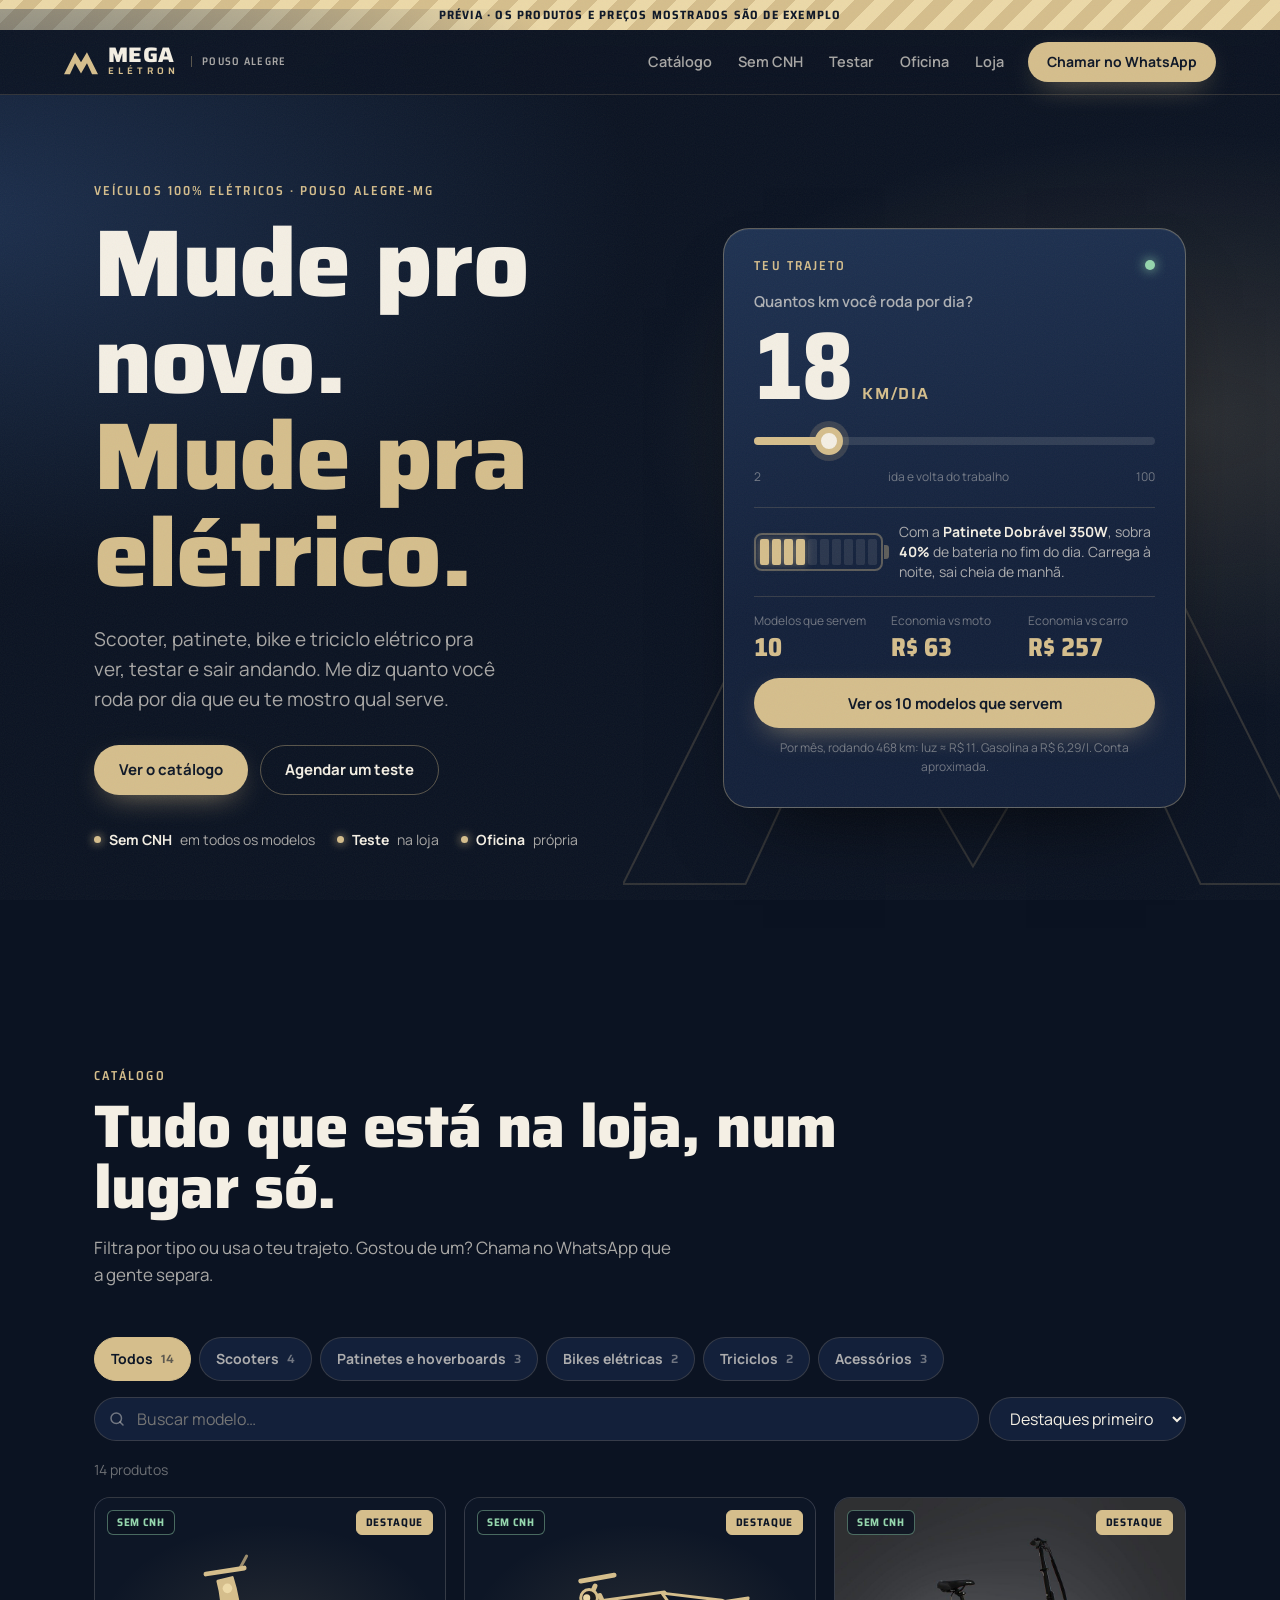
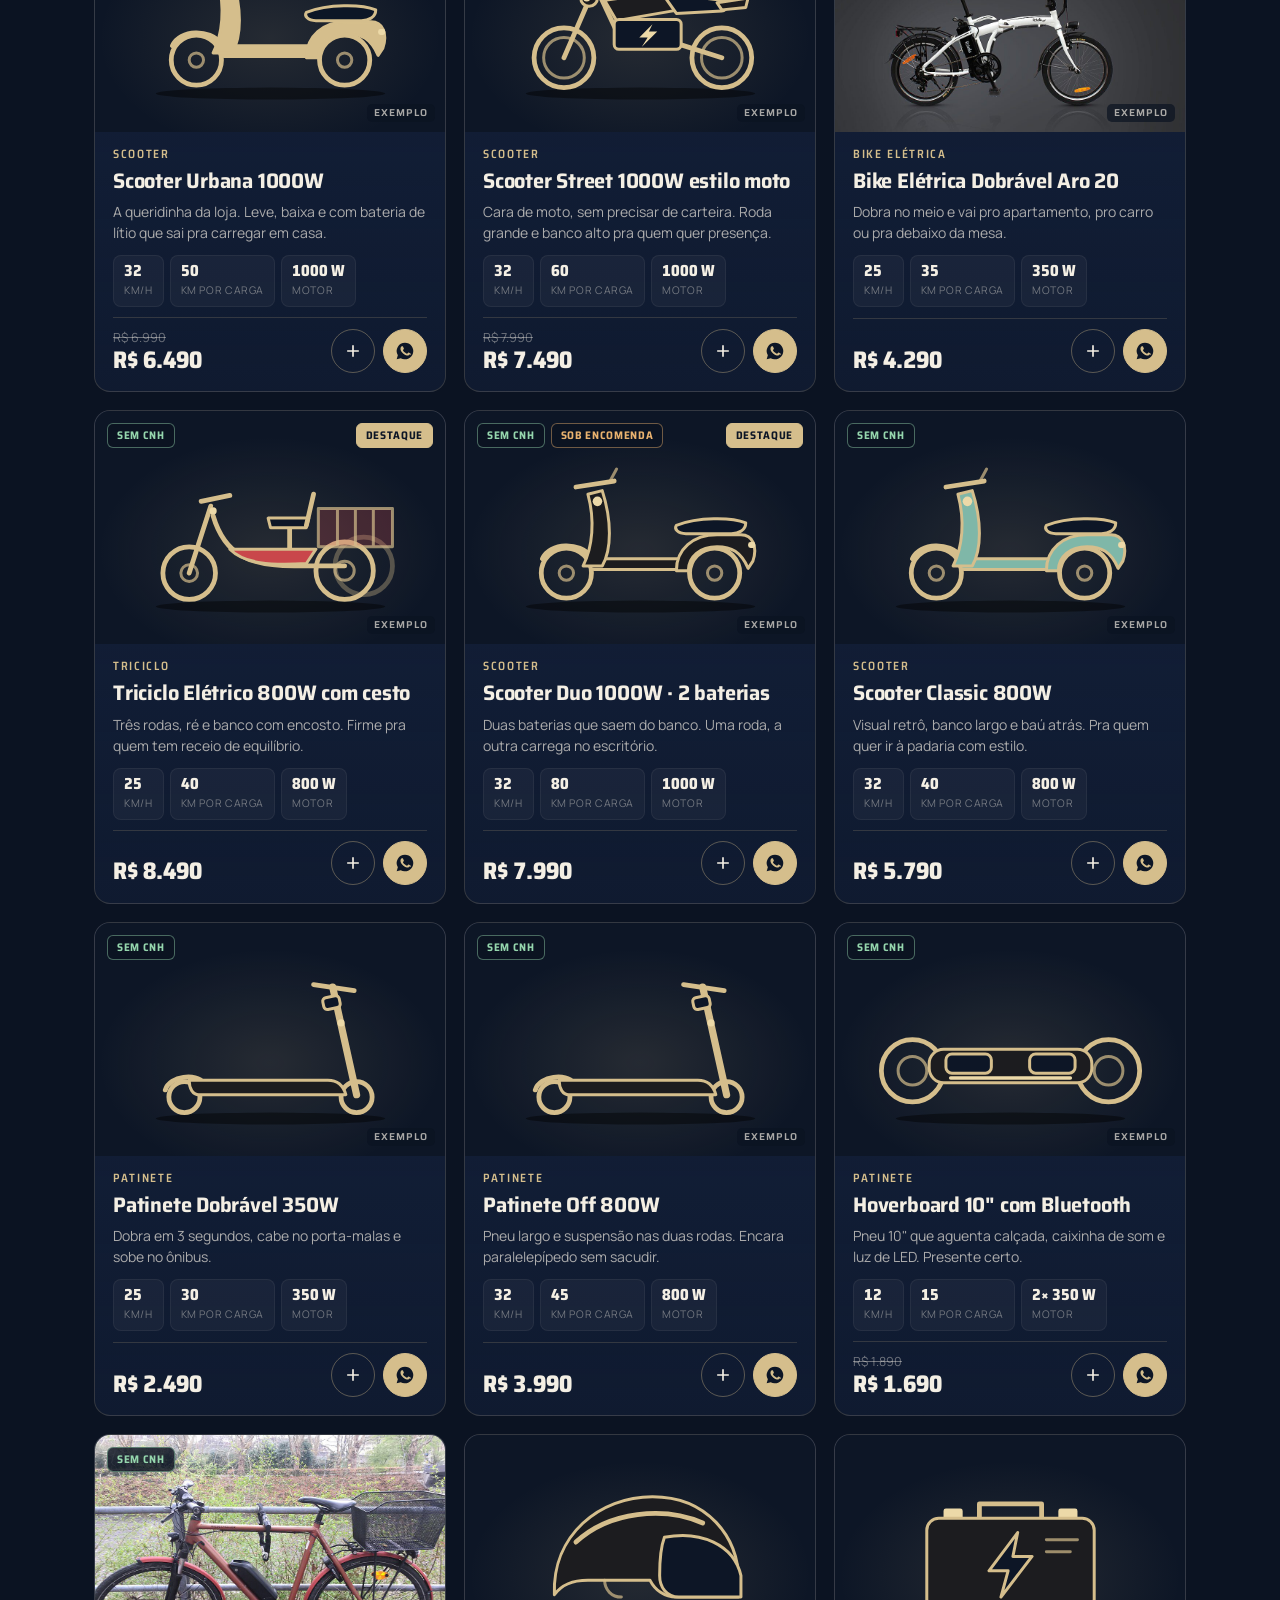
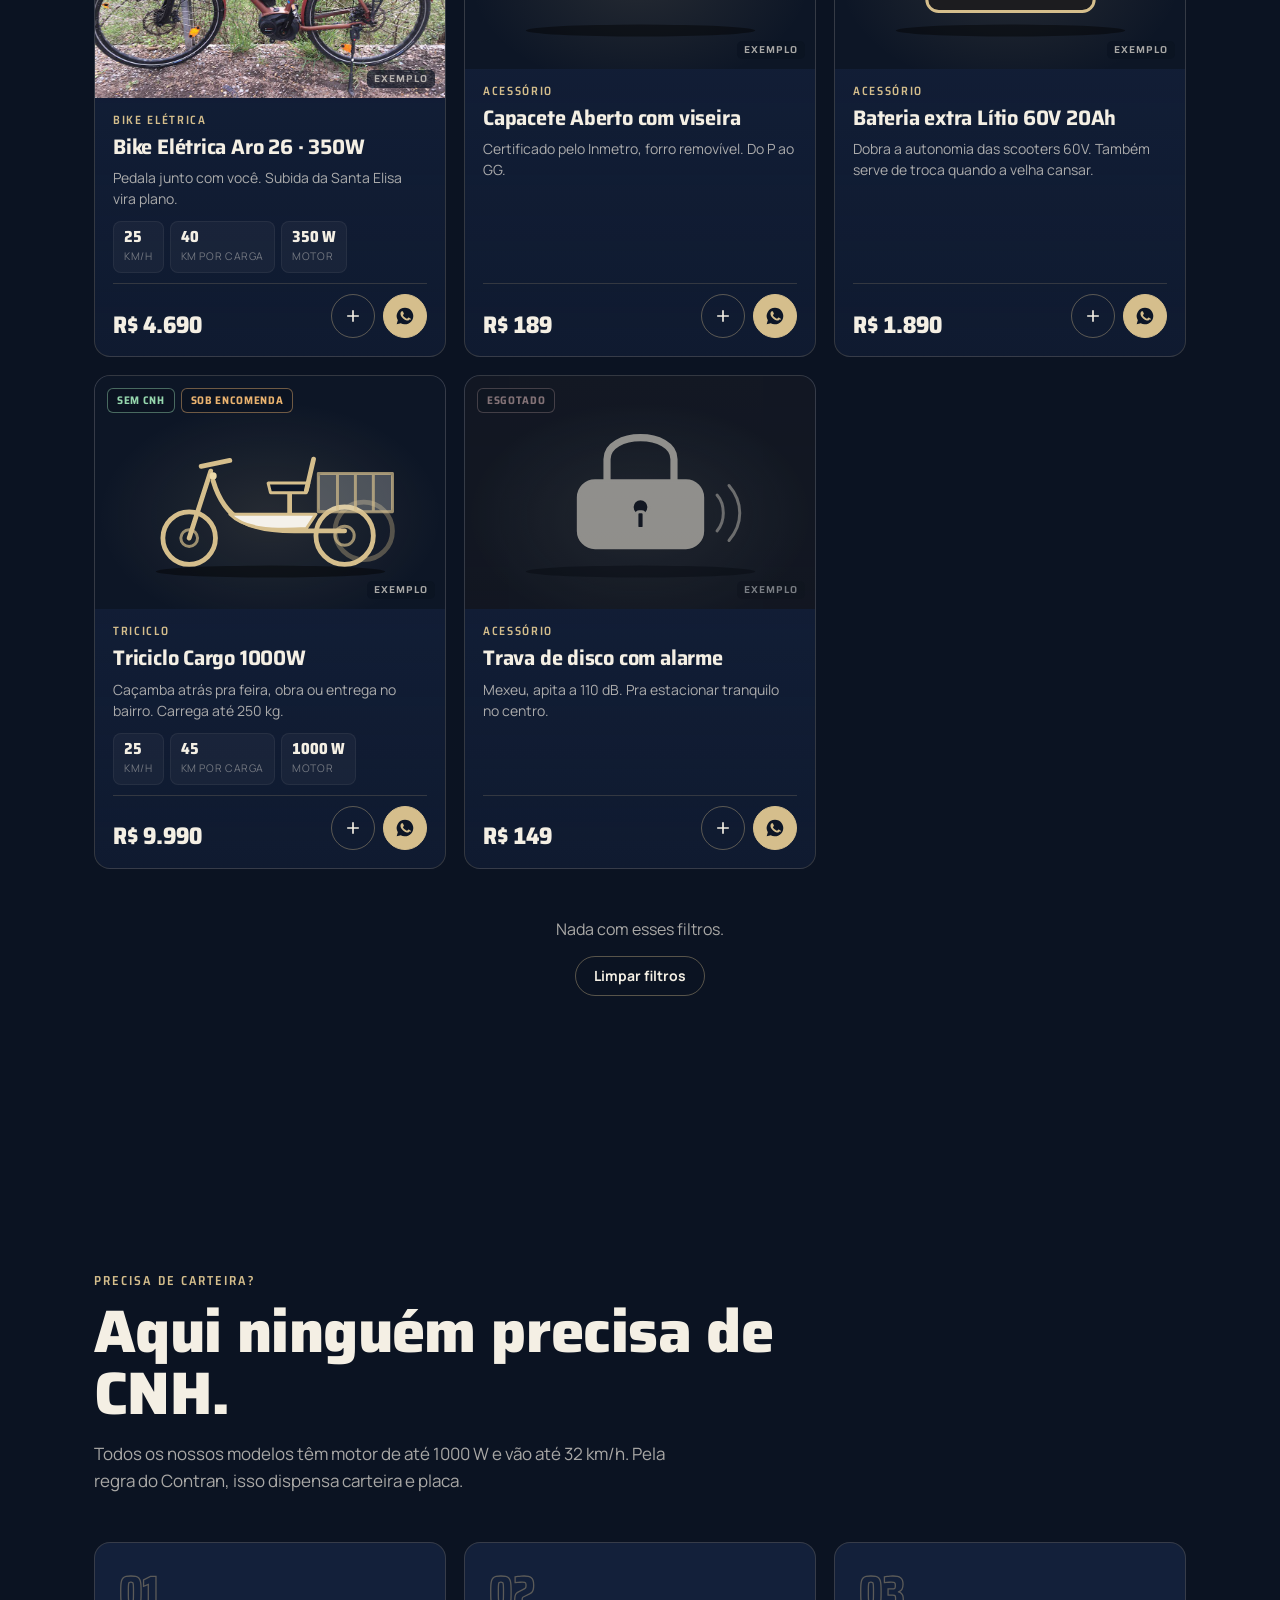
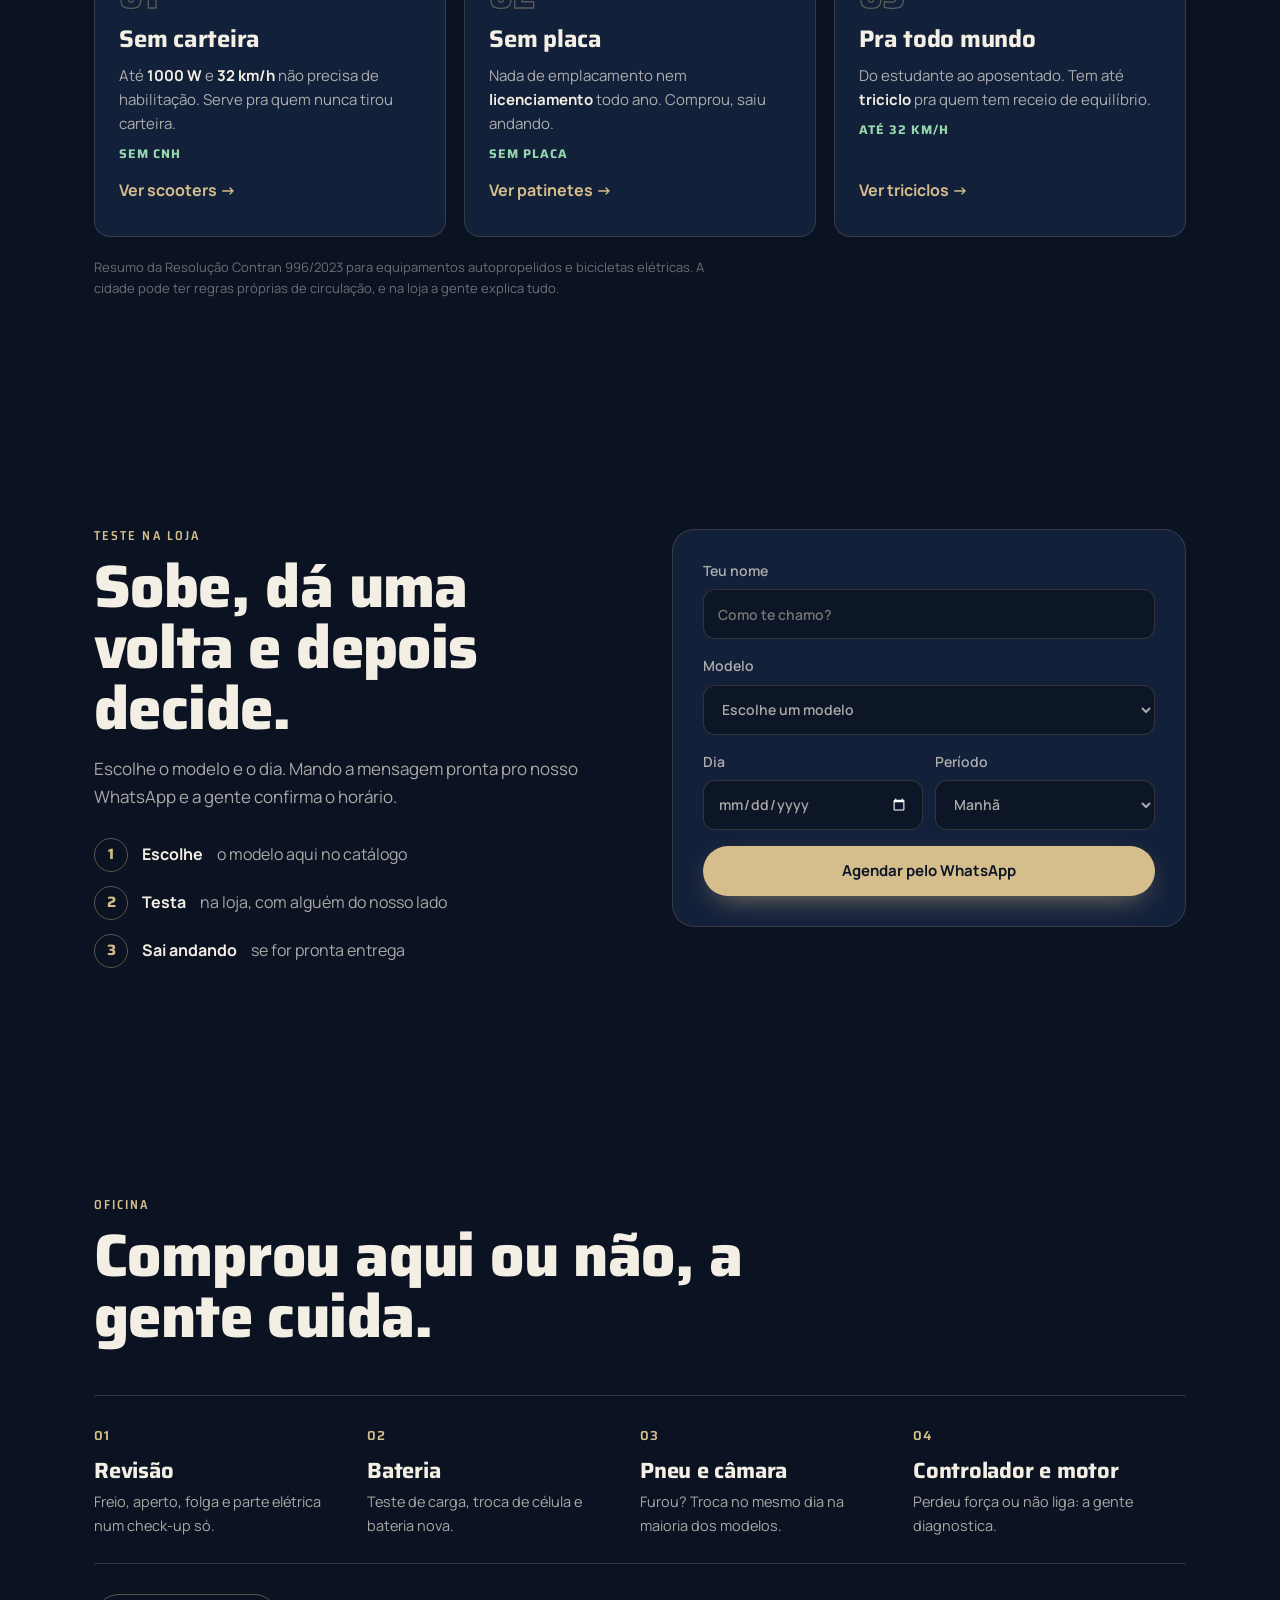
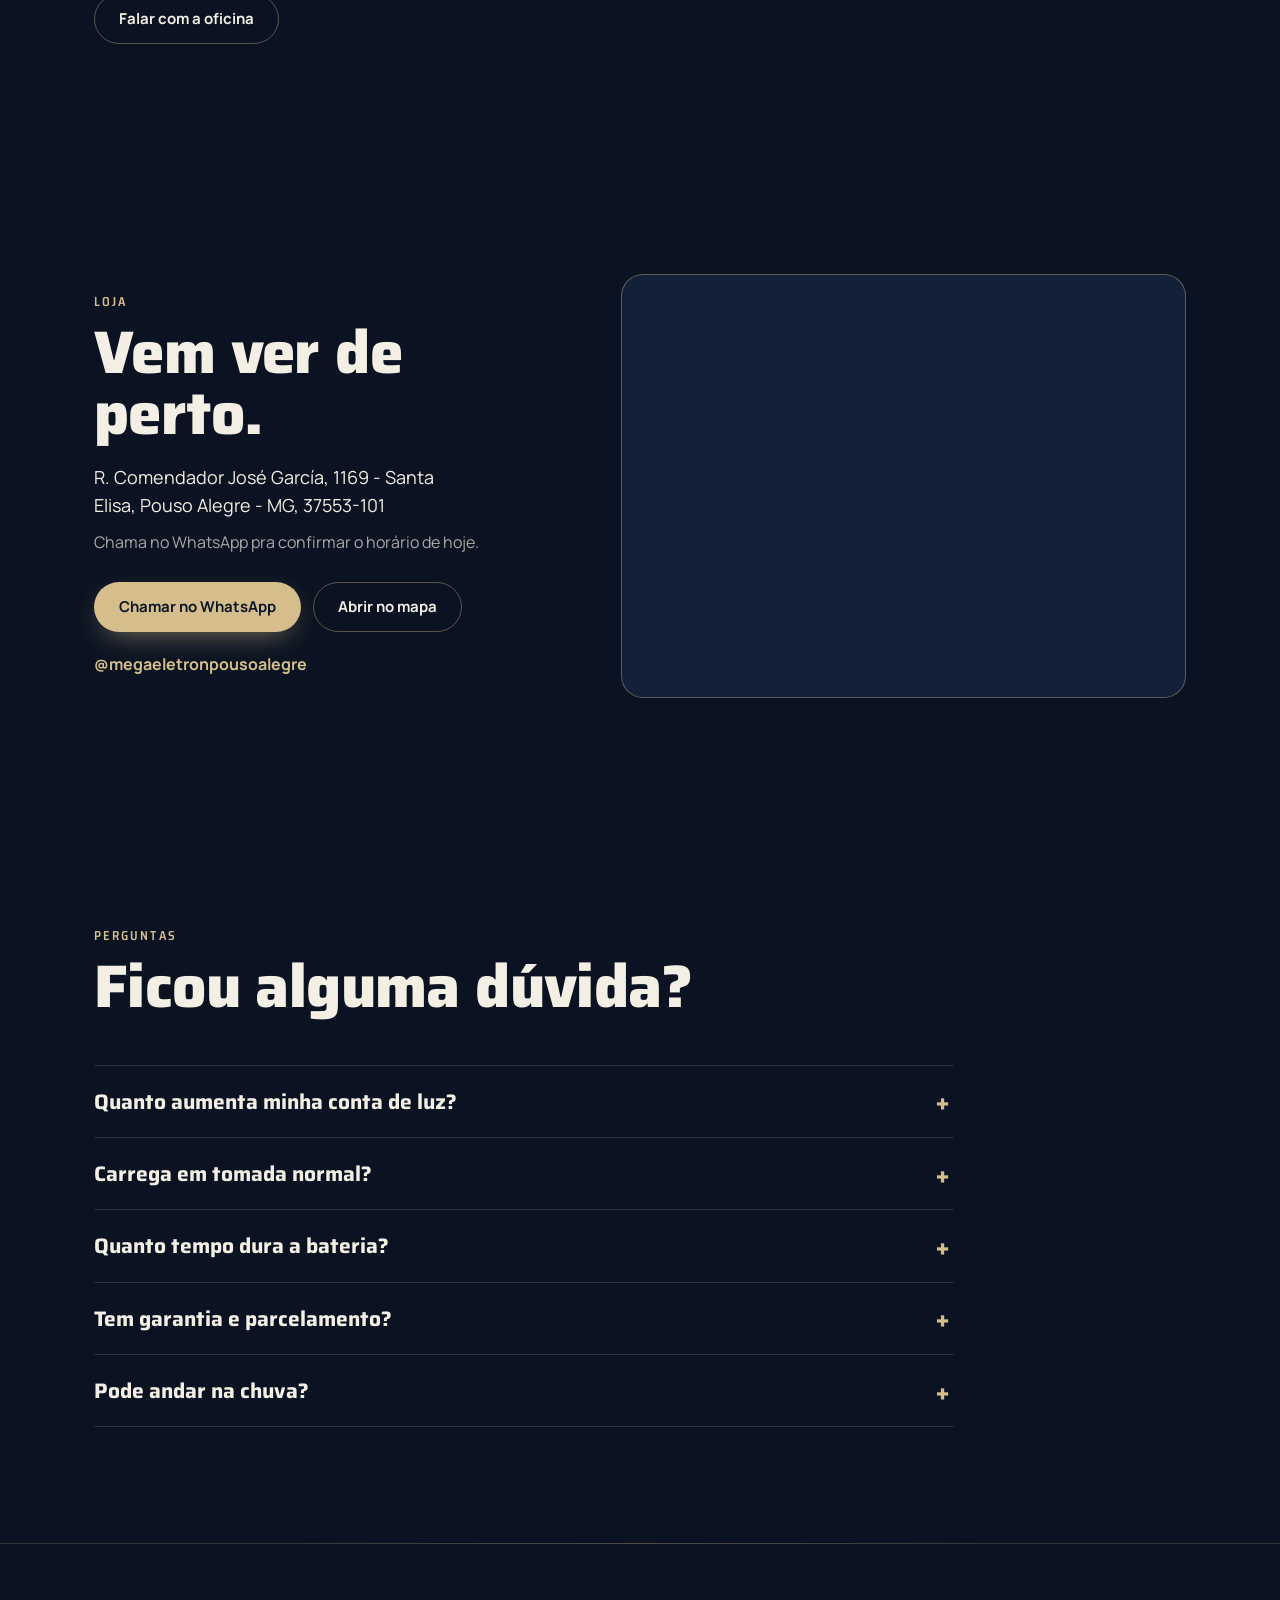
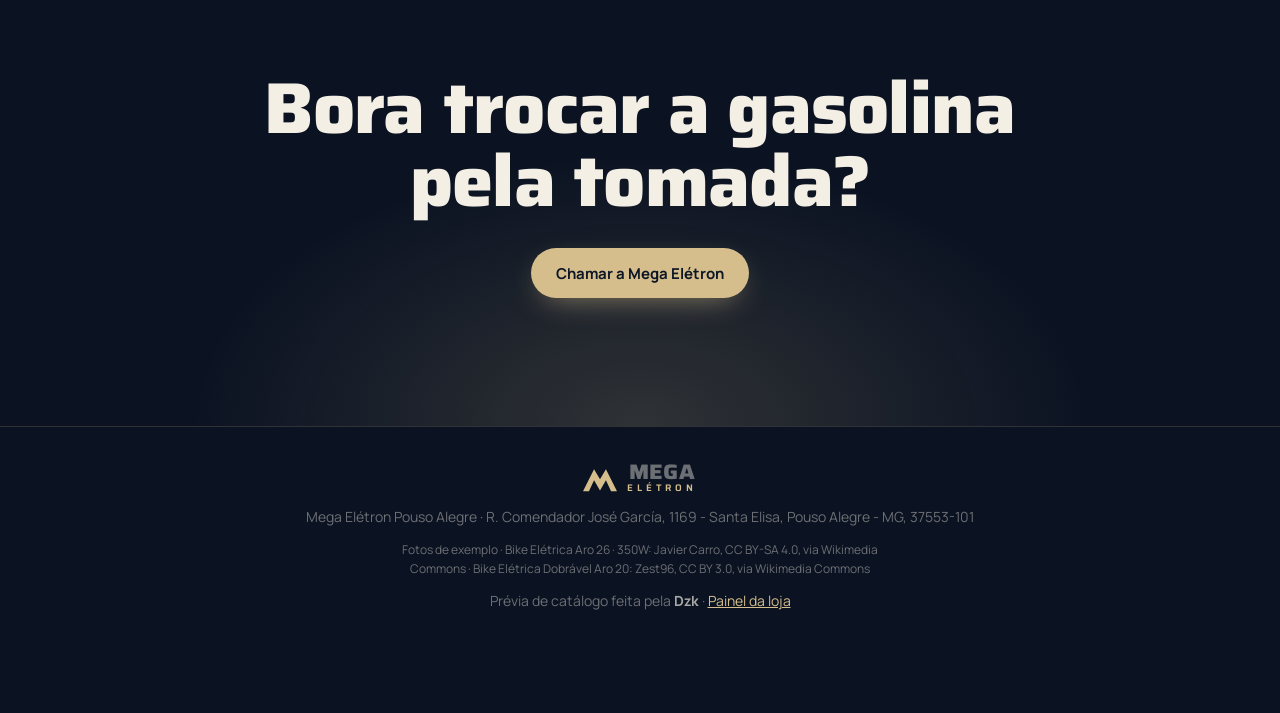
<file: index.html>
<!doctype html>
<html lang="pt-BR">
<head>
  <meta charset="utf-8">
  <meta name="viewport" content="width=device-width, initial-scale=1">
  <title>Mega Elétron Pouso Alegre | Scooters, patinetes e bikes elétricas sem CNH</title>
  <meta name="description" content="Catálogo da Mega Elétron em Pouso Alegre-MG: scooters, patinetes, bikes elétricas e triciclos até 1000 W, todos sem CNH. Teste na loja e manutenção.">
  <meta name="theme-color" content="#0d1626">
  <link rel="icon" href="data:image/svg+xml,%3Csvg xmlns='http://www.w3.org/2000/svg' viewBox='0 0 40 34'%3E%3Cpath fill='%23d5be8c' d='M0 32 13 6l7 12 7-12 13 26h-7l-6-13-7 12-7-12-6 13z'/%3E%3C/svg%3E">
  <link rel="preconnect" href="https://fonts.googleapis.com">
  <link rel="preconnect" href="https://fonts.gstatic.com" crossorigin>
  <link rel="stylesheet" href="https://fonts.googleapis.com/css2?family=Manrope:wght@400;500;600;700&family=Saira:wdth,wght@75..125,500..800&display=swap" media="print" onload="this.media='all'">
  <link rel="stylesheet" href="css/estilo.css">
</head>
<body>

<div class="faixa-previa" id="faixaPrevia" hidden>
  Prévia · os produtos e preços mostrados são de exemplo
</div>

<header class="topo" id="topo">
  <a class="marca" href="#inicio" aria-label="Mega Elétron Pouso Alegre, início">
    <svg class="marca-picos" viewBox="0 0 40 34" aria-hidden="true"><path d="M0 32 13 6l7 12 7-12 13 26h-7l-6-13-7 12-7-12-6 13z"/></svg>
    <span class="marca-nome"><b>MEGA</b><i>ELÉTRON</i></span>
    <span class="marca-cidade">Pouso Alegre</span>
  </a>
  <nav class="menu" aria-label="Seções">
    <a href="#catalogo">Catálogo</a>
    <a href="#cnh">Sem CNH</a>
    <a href="#test-ride">Testar</a>
    <a href="#manutencao">Oficina</a>
    <a href="#loja">Loja</a>
  </nav>
  <a class="btn btn-ouro btn-pq cta-zap" data-zap="topo" href="#">Chamar no WhatsApp</a>
</header>

<main>

  <!-- ============ TOPO / ASSINATURA ============ -->
  <section class="hero" id="inicio">
    <svg class="hero-picos" viewBox="0 0 400 340" aria-hidden="true"><path d="M0 320 130 60l70 120 70-120 130 260h-70l-60-130-70 120-70-120-60 130z"/></svg>
    <div class="hero-texto">
      <p class="etiqueta">Veículos 100% elétricos · Pouso Alegre-MG</p>
      <h1>Mude pro novo.<br><em>Mude pra elétrico.</em></h1>
      <p class="hero-sub">Scooter, patinete, bike e triciclo elétrico pra ver, testar e sair andando. Me diz quanto você roda por dia que eu te mostro qual serve.</p>
      <div class="hero-acoes">
        <a class="btn btn-ouro" href="#catalogo">Ver o catálogo</a>
        <a class="btn btn-linha" href="#test-ride">Agendar um teste</a>
      </div>
      <ul class="hero-provas">
        <li><b>Sem CNH</b> em todos os modelos</li>
        <li><b>Teste</b> na loja</li>
        <li><b>Oficina</b> própria</li>
      </ul>
    </div>

    <div class="painel" id="trajeto" aria-labelledby="trajetoTitulo">
      <div class="painel-cab">
        <span class="etiqueta" id="trajetoTitulo">Teu trajeto</span>
        <span class="painel-led" aria-hidden="true"></span>
      </div>

      <label class="painel-pergunta" for="km">Quantos km você roda por dia?</label>
      <div class="km-visor"><output id="kmValor" for="km">18</output><span>km/dia</span></div>
      <input class="km-regua" type="range" id="km" min="2" max="100" step="1" value="18" aria-describedby="kmDica">
      <div class="km-marcas" id="kmDica" aria-hidden="true"><span>2</span><span>ida e volta do trabalho</span><span>100</span></div>


      <div class="carga" aria-live="polite">
        <div class="carga-bat" aria-hidden="true">
          <div class="carga-gomos" id="gomos"></div>
          <span class="carga-polo"></span>
        </div>
        <p class="carga-txt" id="cargaTxt">Com a Scooter Urbana, sobra 64% de bateria no fim do dia.</p>
      </div>

      <dl class="painel-num">
        <div><dt>Modelos que servem</dt><dd id="qtdServem">–</dd></div>
        <div><dt>Economia vs moto</dt><dd id="ecoMoto">–</dd></div>
        <div><dt>Economia vs carro</dt><dd id="ecoCarro">–</dd></div>
      </dl>

      <a class="btn btn-ouro btn-cheio" href="#catalogo" id="verServem">Ver os modelos que servem</a>
      <p class="painel-nota" id="painelNota">Conta aproximada, por mês.</p>
    </div>
  </section>

  <!-- ============ CATÁLOGO ============ -->
  <section class="secao catalogo" id="catalogo">
    <div class="secao-cab">
      <p class="etiqueta">Catálogo</p>
      <h2>Tudo que está na loja, num lugar só.</h2>
      <p class="secao-sub" id="catalogoSub">Filtra por tipo ou usa o teu trajeto. Gostou de um? Chama no WhatsApp que a gente separa.</p>
    </div>

    <div class="filtros" id="filtros">
      <div class="chips" id="chips" role="group" aria-label="Categorias"></div>
      <div class="filtros-linha">
        <label class="busca">
          <span class="sr">Buscar produto</span>
          <svg viewBox="0 0 24 24" aria-hidden="true"><circle cx="11" cy="11" r="7"/><path d="m20 20-4-4"/></svg>
          <input type="search" id="busca" placeholder="Buscar modelo…" autocomplete="off">
        </label>
        <button type="button" class="alterna" id="fTrajeto" aria-pressed="false" hidden>Cabe no meu trajeto</button>
        <label class="ordem">
          <span class="sr">Ordenar</span>
          <select id="ordem">
            <option value="destaque">Destaques primeiro</option>
            <option value="menor">Menor preço</option>
            <option value="maior">Maior preço</option>
            <option value="autonomia">Maior autonomia</option>
          </select>
        </label>
      </div>
    </div>

    <p class="contagem" id="contagem" aria-live="polite"></p>
    <div class="grade" id="grade"></div>
    <div class="vazio" id="vazio" hidden>
      <p>Nada com esses filtros.</p>
      <button type="button" class="btn btn-linha btn-pq" id="limpar">Limpar filtros</button>
    </div>
  </section>

  <!-- ============ CNH ============ -->
  <section class="secao cnh" id="cnh">
    <div class="secao-cab">
      <p class="etiqueta">Precisa de carteira?</p>
      <h2>Aqui ninguém precisa de CNH.</h2>
      <p class="secao-sub">Todos os nossos modelos têm motor de até 1000 W e vão até 32 km/h. Pela regra do Contran, isso dispensa carteira e placa.</p>
    </div>
    <ol class="regras">
      <li>
        <span class="regra-num">01</span>
        <h3>Sem carteira</h3>
        <p>Até <b>1000 W</b> e <b>32 km/h</b> não precisa de habilitação. Serve pra quem nunca tirou carteira.</p>
        <p class="regra-tag ok">Sem CNH</p>
        <button type="button" class="link-seta" data-filtro-cat="scooter">Ver scooters</button>
      </li>
      <li>
        <span class="regra-num">02</span>
        <h3>Sem placa</h3>
        <p>Nada de emplacamento nem <b>licenciamento</b> todo ano. Comprou, saiu andando.</p>
        <p class="regra-tag ok">Sem placa</p>
        <button type="button" class="link-seta" data-filtro-cat="patinete">Ver patinetes</button>
      </li>
      <li>
        <span class="regra-num">03</span>
        <h3>Pra todo mundo</h3>
        <p>Do estudante ao aposentado. Tem até <b>triciclo</b> pra quem tem receio de equilíbrio.</p>
        <p class="regra-tag ok">Até 32 km/h</p>
        <button type="button" class="link-seta" data-filtro-cat="triciclo">Ver triciclos</button>
      </li>
    </ol>
    <p class="nota-legal">Resumo da Resolução Contran 996/2023 para equipamentos autopropelidos e bicicletas elétricas. A cidade pode ter regras próprias de circulação, e na loja a gente explica tudo.</p>
  </section>

  <!-- ============ TESTE NA LOJA ============ -->
  <section class="secao test" id="test-ride">
    <div class="test-texto">
      <p class="etiqueta">Teste na loja</p>
      <h2>Sobe, dá uma volta e depois decide.</h2>
      <p class="secao-sub">Escolhe o modelo e o dia. Mando a mensagem pronta pro nosso WhatsApp e a gente confirma o horário.</p>
      <ol class="passos">
        <li><b>Escolhe</b> o modelo aqui no catálogo</li>
        <li><b>Testa</b> na loja, com alguém do nosso lado</li>
        <li><b>Sai andando</b> se for pronta entrega</li>
      </ol>
    </div>
    <form class="form" id="formTest" novalidate>
      <label>Teu nome
        <input name="nome" required autocomplete="given-name" placeholder="Como te chamo?">
      </label>
      <label>Modelo
        <select name="modelo" id="testModelo" required></select>
      </label>
      <div class="form-dupla">
        <label>Dia
          <input type="date" name="dia" id="testDia" required>
        </label>
        <label>Período
          <select name="periodo">
            <option>Manhã</option>
            <option>Tarde</option>
          </select>
        </label>
      </div>
      <p class="form-erro" id="testErro" hidden>Preenche o nome, o modelo e o dia.</p>
      <button class="btn btn-ouro btn-cheio cta-zap" type="submit">Agendar pelo WhatsApp</button>
    </form>
  </section>

  <!-- ============ OFICINA ============ -->
  <section class="secao oficina" id="manutencao">
    <div class="secao-cab">
      <p class="etiqueta">Oficina</p>
      <h2>Comprou aqui ou não, a gente cuida.</h2>
    </div>
    <ul class="servicos">
      <li><span>01</span><h3>Revisão</h3><p>Freio, aperto, folga e parte elétrica num check-up só.</p></li>
      <li><span>02</span><h3>Bateria</h3><p>Teste de carga, troca de célula e bateria nova.</p></li>
      <li><span>03</span><h3>Pneu e câmara</h3><p>Furou? Troca no mesmo dia na maioria dos modelos.</p></li>
      <li><span>04</span><h3>Controlador e motor</h3><p>Perdeu força ou não liga: a gente diagnostica.</p></li>
    </ul>
    <a class="btn btn-linha cta-zap" data-zap="oficina" href="#">Falar com a oficina</a>
  </section>

  <!-- ============ LOJA ============ -->
  <section class="secao loja" id="loja">
    <div class="loja-texto">
      <p class="etiqueta">Loja</p>
      <h2>Vem ver de perto.</h2>
      <address id="lojaEndereco"></address>
      <p class="loja-horario" id="lojaHorario"></p>
      <div class="loja-acoes">
        <a class="btn btn-ouro cta-zap" data-zap="loja" href="#">Chamar no WhatsApp</a>
        <a class="btn btn-linha" id="lojaRota" href="#" target="_blank" rel="noopener">Abrir no mapa</a>
      </div>
      <a class="loja-insta" id="lojaInsta" href="#" target="_blank" rel="noopener"></a>
    </div>
    <div class="loja-mapa">
      <iframe id="lojaMapa" title="Mapa da loja" loading="lazy" referrerpolicy="no-referrer-when-downgrade"></iframe>
    </div>
  </section>

  <!-- ============ FAQ ============ -->
  <section class="secao faq" id="faq">
    <div class="secao-cab">
      <p class="etiqueta">Perguntas</p>
      <h2>Ficou alguma dúvida?</h2>
    </div>
    <div class="faq-lista">
      <details>
        <summary>Quanto aumenta minha conta de luz?</summary>
        <p>Pouco. Uma scooter gasta por volta de 2 kWh a cada 100 km. Quem roda 20 km por dia paga uns R$ 12 de luz no mês. O painel lá em cima faz a conta pro teu trajeto.</p>
      </details>
      <details>
        <summary>Carrega em tomada normal?</summary>
        <p>Carrega. A maioria vem com carregador pra tomada comum de casa. Nos modelos de lítio a bateria sai do veículo e você leva pra carregar dentro de casa ou no trabalho.</p>
      </details>
      <details>
        <summary>Quanto tempo dura a bateria?</summary>
        <p>Depende do tipo. Bateria de lítio costuma aguentar mais ciclos de carga que a de chumbo-gel. Na loja a gente explica a diferença e o que cada modelo cobre na garantia.</p>
      </details>
      <details>
        <summary>Tem garantia e parcelamento?</summary>
        <p>Tem. As condições mudam por modelo e forma de pagamento, então chama no WhatsApp que a gente passa certinho.</p>
      </details>
      <details>
        <summary>Pode andar na chuva?</summary>
        <p>Chuva leve, sim. Não pode passar por alagamento nem lavar com jato de pressão. A gente ensina os cuidados na entrega.</p>
      </details>
    </div>
  </section>

  <!-- ============ CHAMADA FINAL ============ -->
  <section class="final">
    <h2>Bora trocar a gasolina pela tomada?</h2>
    <a class="btn btn-ouro cta-zap" data-zap="final" href="#">Chamar a Mega Elétron</a>
  </section>
</main>

<footer class="rodape">
  <div class="marca marca-rodape">
    <svg class="marca-picos" viewBox="0 0 40 34" aria-hidden="true"><path d="M0 32 13 6l7 12 7-12 13 26h-7l-6-13-7 12-7-12-6 13z"/></svg>
    <span class="marca-nome"><b>MEGA</b><i>ELÉTRON</i></span>
  </div>
  <p id="rodapeLoja"></p>
  <p class="rodape-creditos" id="rodapeCreditos"></p>
  <p class="rodape-dzk">Prévia de catálogo feita pela <b>Dzk</b> · <a href="backend/index.html">Painel da loja</a></p>
</footer>

<a class="zap-fixo cta-fixo" data-zap="fixo" href="#" aria-label="Chamar no WhatsApp">
  <svg viewBox="0 0 24 24" aria-hidden="true"><path d="M12 2a10 10 0 0 0-8.6 15.1L2 22l5-1.3A10 10 0 1 0 12 2Zm5.3 14.2c-.2.6-1.3 1.2-1.8 1.2-.5.1-1 .2-3.3-.7a11.4 11.4 0 0 1-4.4-3.9c-.5-.7-1.2-1.8-1.2-3.4s.8-2.4 1.1-2.7c.3-.3.6-.4.8-.4h.6c.2 0 .4 0 .6.5l.9 2.1c.1.2.1.4 0 .6l-.4.6-.5.5c-.2.2-.3.4-.1.7.2.4.9 1.4 1.9 2.3 1.3 1.1 2.3 1.5 2.7 1.6.3.2.5.1.7-.1l.9-1.1c.2-.3.4-.2.7-.1l2 1c.3.1.5.2.5.3.1.2.1.7-.1 1.3Z"/></svg>
</a>

<!-- Detalhe do produto -->
<dialog class="detalhe" id="detalhe" aria-labelledby="detNome">
  <form method="dialog" class="detalhe-fechar"><button aria-label="Fechar">×</button></form>
  <div class="detalhe-corpo" id="detalheCorpo"></div>
</dialog>

<script src="js/dados.js"></script>
<script src="js/loja.js"></script>
<script src="js/ilustracoes.js"></script>
<script src="js/catalogo.js"></script>
</body>
</html>
</file>
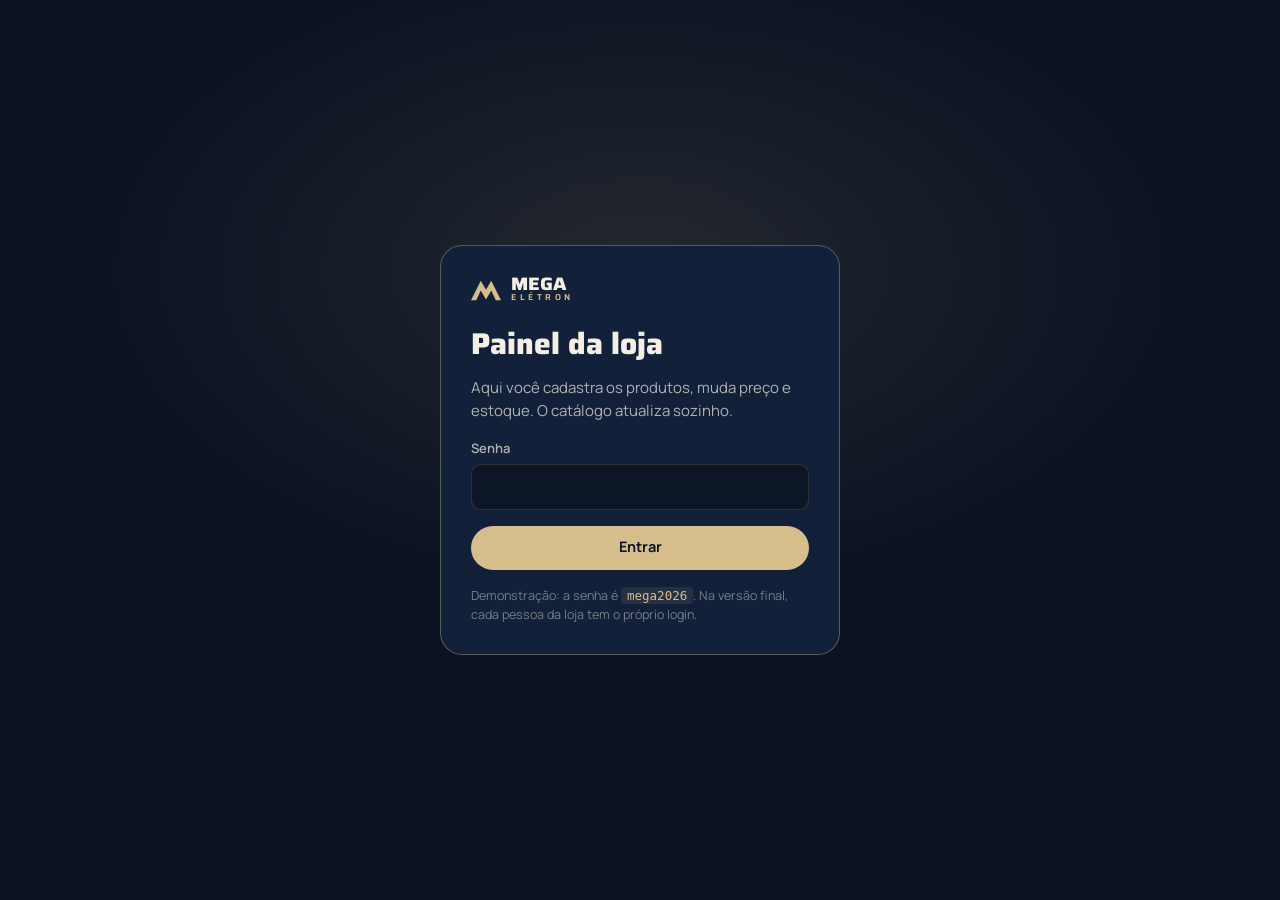
<file: backend/index.html>
<!doctype html>
<html lang="pt-BR">
<head>
  <meta charset="utf-8">
  <meta name="viewport" content="width=device-width, initial-scale=1">
  <title>Painel da loja | Mega Elétron Pouso Alegre</title>
  <meta name="robots" content="noindex, nofollow">
  <meta name="theme-color" content="#0d1626">
  <link rel="icon" href="data:image/svg+xml,%3Csvg xmlns='http://www.w3.org/2000/svg' viewBox='0 0 40 34'%3E%3Cpath fill='%23d5be8c' d='M0 32 13 6l7 12 7-12 13 26h-7l-6-13-7 12-7-12-6 13z'/%3E%3C/svg%3E">
  <link rel="preconnect" href="https://fonts.googleapis.com">
  <link rel="preconnect" href="https://fonts.gstatic.com" crossorigin>
  <link rel="stylesheet" href="https://fonts.googleapis.com/css2?family=Manrope:wght@400;500;600;700&family=Saira:wdth,wght@75..125,500..800&display=swap" media="print" onload="this.media='all'">
  <link rel="stylesheet" href="painel.css">
</head>
<body>

<!-- ============ LOGIN ============ -->
<section class="entrar" id="entrar">
  <form class="entrar-caixa" id="formEntrar">
    <div class="marca">
      <svg class="marca-picos" viewBox="0 0 40 34" aria-hidden="true"><path d="M0 32 13 6l7 12 7-12 13 26h-7l-6-13-7 12-7-12-6 13z"/></svg>
      <span class="marca-nome"><b>MEGA</b><i>ELÉTRON</i></span>
    </div>
    <h1>Painel da loja</h1>
    <p class="suave">Aqui você cadastra os produtos, muda preço e estoque. O catálogo atualiza sozinho.</p>
    <label>Senha
      <input type="password" id="senha" autocomplete="current-password" required>
    </label>
    <p class="erro" id="erroSenha" hidden>Senha errada. Tenta de novo.</p>
    <button class="btn btn-ouro btn-cheio" type="submit">Entrar</button>
    <p class="dica">Demonstração: a senha é <code>mega2026</code>. Na versão final, cada pessoa da loja tem o próprio login.</p>
  </form>
</section>

<!-- ============ APP ============ -->
<div class="app" id="app" hidden>
  <header class="barra">
    <div class="marca">
      <svg class="marca-picos" viewBox="0 0 40 34" aria-hidden="true"><path d="M0 32 13 6l7 12 7-12 13 26h-7l-6-13-7 12-7-12-6 13z"/></svg>
      <span class="marca-nome"><b>MEGA</b><i>ELÉTRON</i></span>
      <span class="barra-titulo">Painel</span>
    </div>
    <nav class="abas" role="tablist" aria-label="Seções do painel">
      <button role="tab" class="aba" data-aba="produtos" aria-selected="true">Produtos</button>
      <button role="tab" class="aba" data-aba="loja" aria-selected="false">Loja e contato</button>
      <button role="tab" class="aba" data-aba="backup" aria-selected="false">Backup</button>
    </nav>
    <div class="barra-acoes">
      <a class="btn btn-linha btn-pq" href="../index.html" target="_blank" rel="noopener">Ver catálogo ↗</a>
      <button class="btn-texto" id="sair" type="button">Sair</button>
    </div>
  </header>

  <main class="conteudo">

    <!-- PRODUTOS -->
    <section class="painel-aba" id="aba-produtos" role="tabpanel">
      <div class="aviso" id="avisoDemo">
        <b>Versão de demonstração.</b> As alterações ficam salvas neste navegador e o catálogo aberto aqui já mostra.
        Na versão final, os dados ficam num servidor e qualquer celular da loja edita.
      </div>

      <div class="numeros" id="numeros"></div>

      <div class="ferramentas">
        <label class="campo-busca">
          <span class="sr">Buscar</span>
          <input type="search" id="pBusca" placeholder="Buscar produto…" autocomplete="off">
        </label>
        <select id="pCat" aria-label="Filtrar por categoria"></select>
        <select id="pEstoque" aria-label="Filtrar por estoque">
          <option value="">Todo estoque</option>
          <option value="disponivel">Pronta entrega</option>
          <option value="encomenda">Sob encomenda</option>
          <option value="esgotado">Esgotado</option>
          <option value="oculto">Ocultos do catálogo</option>
        </select>
        <button class="btn btn-ouro" id="novo" type="button">+ Novo produto</button>
      </div>

      <div class="lista" id="lista" aria-live="polite"></div>
    </section>

    <!-- LOJA -->
    <section class="painel-aba" id="aba-loja" role="tabpanel" hidden>
      <form class="cartao form-config" id="formConfig">
        <h2>Contato e endereço</h2>
        <div class="grade-campos">
          <label>Nome da loja <input name="loja" required></label>
          <label>WhatsApp (com DDD) <input name="whatsapp" inputmode="tel" required placeholder="35 99999-9999"></label>
          <label class="larga">Endereço <input name="endereco" required></label>
          <label class="larga">Link do Google Maps <input name="mapsLink" type="url"></label>
          <label>Instagram (sem @) <input name="instagram"></label>
          <label>Horário <input name="horario" placeholder="Seg a sex 8h–18h · Sáb 8h–12h"></label>
        </div>

        <h2>No catálogo</h2>
        <label class="troca"><input type="checkbox" name="mostrarPrecos"> <span>Mostrar preços</span> <small>Desligado, todos os produtos aparecem como “Consulte”.</small></label>
        <label class="troca"><input type="checkbox" name="avisoExemplo"> <span>Faixa “prévia com produtos de exemplo”</span> <small>Desliga quando os produtos reais estiverem cadastrados.</small></label>

        <h2>Conta da economia (painel do topo)</h2>
        <div class="grade-campos tres">
          <label>Gasolina (R$/litro) <input name="precoGasolina" type="number" step="0.01" min="0"></label>
          <label>Luz (R$/kWh) <input name="precoKwh" type="number" step="0.01" min="0"></label>
          <label>Consumo elétrico (kWh/100 km) <input name="consumoKwh100" type="number" step="0.1" min="0"></label>
          <label>Moto a gasolina (km/l) <input name="kmPorLitroMoto" type="number" step="1" min="1"></label>
          <label>Carro (km/l) <input name="kmPorLitroCarro" type="number" step="1" min="1"></label>
          <label>Dias rodados no mês <input name="diasMes" type="number" step="1" min="1" max="31"></label>
        </div>
        <div class="rodape-form"><button class="btn btn-ouro" type="submit">Salvar</button></div>
      </form>
    </section>

    <!-- BACKUP -->
    <section class="painel-aba" id="aba-backup" role="tabpanel" hidden>
      <div class="cartao">
        <h2>Backup dos produtos</h2>
        <p class="suave" id="ultimaAlteracao"></p>
        <div class="blocos">
          <div class="bloco">
            <h3>Baixar backup</h3>
            <p>Salva um arquivo com todos os produtos, fotos e dados da loja. Bom fazer toda semana.</p>
            <button class="btn btn-linha" id="exportar" type="button">Baixar arquivo</button>
          </div>
          <div class="bloco">
            <h3>Restaurar backup</h3>
            <p>Escolhe um arquivo baixado antes. Ele substitui o que está no painel agora.</p>
            <label class="btn btn-linha">Escolher arquivo <input type="file" id="importar" accept="application/json,.json" hidden></label>
          </div>
          <div class="bloco perigo">
            <h3>Voltar pro exemplo</h3>
            <p>Apaga as alterações e volta pros produtos de exemplo da prévia.</p>
            <button class="btn btn-perigo" id="restaurar" type="button">Restaurar exemplo</button>
          </div>
        </div>
      </div>
    </section>
  </main>
</div>

<!-- ============ EDITOR ============ -->
<dialog class="editor" id="editor" aria-labelledby="edTitulo">
  <form id="formProduto" novalidate>
    <header class="editor-cab">
      <h2 id="edTitulo">Novo produto</h2>
      <button type="button" class="fechar" data-fechar aria-label="Fechar">×</button>
    </header>

    <div class="editor-corpo">
      <div class="editor-foto">
        <div class="previa" id="previa"></div>
        <div class="foto-acoes">
          <label class="btn btn-linha btn-pq">Enviar foto <input type="file" id="foto" accept="image/*" hidden></label>
          <button type="button" class="btn-texto" id="tirarFoto" hidden>Remover foto</button>
        </div>
        <p class="dica">Sem foto, o catálogo mostra uma ilustração na cor do produto.</p>

        <fieldset class="cores">
          <legend>Cores disponíveis</legend>
          <div class="cores-lista" id="cores"></div>
          <button type="button" class="btn-texto" id="addCor">+ cor</button>
        </fieldset>
      </div>

      <div class="editor-campos">
        <label class="larga">Nome do produto * <input name="nome" required maxlength="60"></label>
        <label>Categoria <select name="cat" id="edCat"></select></label>
        <label>Habilitação
          <select name="habilitacao">
            <option value="auto">Sem CNH (autopropelido)</option>
            <option value="bike">Sem CNH (bike elétrica)</option>
            <option value="">Não se aplica (acessório)</option>
          </select>
        </label>
        <label>Preço (R$) <input name="preco" type="number" min="0" step="1" placeholder="vazio = Consulte"></label>
        <label>Preço antigo (R$) <input name="precoDe" type="number" min="0" step="1" placeholder="pra mostrar riscado"></label>
        <label>Velocidade máx. (km/h) <input name="vel" type="number" min="0" step="1"></label>
        <label>Autonomia (km) <input name="autonomia" type="number" min="0" step="1"></label>
        <label>Motor <input name="motor" placeholder="1000 W"></label>
        <label>Bateria <input name="bateria" placeholder="Lítio 60V 20Ah"></label>
        <label>Recarga <input name="recarga" placeholder="6 a 8 h"></label>
        <label>Carga máx. (kg) <input name="cargaMax" type="number" min="0" step="1"></label>
        <label class="larga">Resumo (aparece no card) <textarea name="resumo" rows="3" maxlength="160"></textarea></label>
        <label>Estoque
          <select name="estoque">
            <option value="disponivel">Pronta entrega</option>
            <option value="encomenda">Sob encomenda</option>
            <option value="esgotado">Esgotado</option>
          </select>
        </label>
        <div class="checks">
          <label class="troca"><input type="checkbox" name="visivel"> <span>Aparece no catálogo</span></label>
          <label class="troca"><input type="checkbox" name="destaque"> <span>Destaque</span></label>
          <label class="troca"><input type="checkbox" name="exemplo"> <span>É produto de exemplo</span></label>
        </div>
        <p class="erro larga" id="erroProduto" hidden>Dá um nome pro produto.</p>
      </div>
    </div>

    <footer class="editor-pe">
      <button type="button" class="btn btn-perigo btn-pq" id="excluir" hidden>Excluir</button>
      <span class="espaco"></span>
      <button type="button" class="btn btn-linha" data-fechar>Cancelar</button>
      <button type="submit" class="btn btn-ouro">Salvar</button>
    </footer>
  </form>
</dialog>

<div class="toast" id="toast" role="status" aria-live="polite" hidden></div>

<script src="../js/dados.js"></script>
<script src="../js/loja.js"></script>
<script src="../js/ilustracoes.js"></script>
<script src="painel.js"></script>
</body>
</html>
</file>
<file: css/estilo.css>
/* ============================================================
   Mega Elétron Pouso Alegre — catálogo
   Paleta da marca: marinho #172741 + dourado #d5be8c
   ============================================================ */

:root {
  --breu: #0b1322;
  --marinho: #172741;
  --marinho-2: #1e3252;
  --placa: #13203a;
  --ouro: #d5be8c;
  --ouro-vivo: #ecd9a8;
  --ouro-fundo: rgba(213, 190, 140, .1);
  --areia: #f4efe4;
  --nevoa: rgba(244, 239, 228, .68);
  --apagado: rgba(244, 239, 228, .42);
  --linha: rgba(213, 190, 140, .18);
  --linha-forte: rgba(213, 190, 140, .38);
  --ok: #95d6ad;
  --aviso: #e9b26f;
  --perigo: #e88878;
  --escuro: #0d1626;

  --titulo: "Saira", "Arial Narrow", system-ui, sans-serif;
  --texto: "Manrope", system-ui, -apple-system, "Segoe UI", sans-serif;

  --lado: clamp(16px, 5vw, 64px);
  --max: 1220px;
  --raio: 16px;
  --curva: cubic-bezier(.16, 1, .3, 1);
}

*, *::before, *::after { box-sizing: border-box; }
html { scroll-behavior: smooth; scroll-padding-top: 84px; -webkit-text-size-adjust: 100%; }
body {
  margin: 0;
  background: var(--breu);
  color: var(--areia);
  font: 400 16px/1.6 var(--texto);
  overflow-x: hidden;
  -webkit-font-smoothing: antialiased;
}
html, body { overflow-x: clip; }
body::before { /* grão sutil */
  content: ""; position: fixed; inset: 0; pointer-events: none; z-index: 100; opacity: .05;
  background-image: url("data:image/svg+xml,%3Csvg xmlns='http://www.w3.org/2000/svg' width='160' height='160'%3E%3Cfilter id='g'%3E%3CfeTurbulence type='fractalNoise' baseFrequency='.9' numOctaves='2' stitchTiles='stitch'/%3E%3C/filter%3E%3Crect width='100%25' height='100%25' filter='url(%23g)'/%3E%3C/svg%3E");
}
img, svg { display: block; max-width: 100%; }
a { color: inherit; }
button, input, select { font: inherit; color: inherit; }
h1, h2, h3 { font-family: var(--titulo); line-height: 1.02; margin: 0; letter-spacing: -.01em; }
p { margin: 0; }
.sr { position: absolute; width: 1px; height: 1px; overflow: hidden; clip: rect(0 0 0 0); white-space: nowrap; }
:focus-visible { outline: 2px solid var(--ouro); outline-offset: 3px; border-radius: 6px; }

.etiqueta {
  font: 600 13px/1 var(--titulo); font-stretch: 85%;
  letter-spacing: .16em; text-transform: uppercase; color: var(--ouro);
}

/* ---------- botões ---------- */
.btn {
  display: inline-flex; align-items: center; justify-content: center; gap: 8px;
  min-height: 50px; padding: 0 24px; border-radius: 999px;
  font: 700 15px/1 var(--texto); text-decoration: none; cursor: pointer;
  border: 1.5px solid transparent; transition: transform .25s var(--curva), background .2s, box-shadow .25s;
}
.btn:hover { transform: translateY(-2px); }
.btn-ouro { background: var(--ouro); color: var(--escuro); box-shadow: 0 10px 30px -12px rgba(213,190,140,.7); }
.btn-ouro:hover { background: var(--ouro-vivo); }
.btn-linha { border-color: var(--linha-forte); color: var(--areia); background: transparent; }
.btn-linha:hover { border-color: var(--ouro); background: var(--ouro-fundo); }
.btn-pq { min-height: 40px; padding: 0 18px; font-size: 14px; }
.btn-cheio { width: 100%; }

/* ---------- faixa de prévia ---------- */
.faixa-previa {
  background: repeating-linear-gradient(-45deg, var(--ouro) 0 14px, var(--ouro-vivo) 14px 28px);
  color: var(--escuro); text-align: center; padding: 7px var(--lado);
  font: 700 12px/1.3 var(--titulo); font-stretch: 90%; letter-spacing: .1em; text-transform: uppercase;
}

/* ---------- topo ---------- */
.topo {
  position: sticky; top: 0; z-index: 50;
  display: flex; align-items: center; gap: 24px;
  padding: 12px var(--lado);
  background: rgba(11, 19, 34, .82); backdrop-filter: blur(14px); -webkit-backdrop-filter: blur(14px);
  border-bottom: 1px solid var(--linha);
}
.marca { display: flex; align-items: center; gap: 10px; text-decoration: none; }
.marca-picos { width: 34px; height: 29px; fill: var(--ouro); flex: none; }
.marca-nome { display: flex; flex-direction: column; line-height: .9; }
.marca-nome b { font: 800 21px/.9 var(--titulo); font-stretch: 112%; letter-spacing: .02em; }
.marca-nome i { font: 600 9.5px/1.2 var(--titulo); font-style: normal; letter-spacing: .42em; color: var(--ouro); }
.marca-cidade {
  font: 600 11px/1 var(--titulo); font-stretch: 85%; letter-spacing: .12em; text-transform: uppercase;
  color: var(--nevoa); border-left: 1px solid var(--linha-forte); padding-left: 10px; margin-left: 2px;
}
.menu { display: flex; gap: 26px; margin-left: auto; }
.menu a { text-decoration: none; font-weight: 600; font-size: 14.5px; color: var(--nevoa); transition: color .2s; }
.menu a:hover { color: var(--ouro); }
@media (max-width: 900px) {
  .menu { display: none; }
  .topo .cta-zap { margin-left: auto; }
}
@media (max-width: 480px) {
  .marca-cidade { display: none; }
  .topo .cta-zap { padding: 0 14px; font-size: 13px; }
}

/* ---------- hero ---------- */
.hero {
  position: relative; isolation: isolate;
  max-width: var(--max); margin: 0 auto;
  display: grid; grid-template-columns: 1.1fr .9fr; gap: clamp(28px, 5vw, 72px); align-items: center;
  padding: clamp(40px, 7vw, 96px) var(--lado) clamp(56px, 8vw, 110px);
  min-height: calc(100svh - 70px);
}
.hero::before {
  content: ""; position: absolute; inset: -10% -30% auto; height: 120%; z-index: -2;
  background:
    radial-gradient(40% 40% at 78% 40%, rgba(213,190,140,.16), transparent 70%),
    radial-gradient(50% 50% at 15% 20%, rgba(30,50,82,.9), transparent 70%);
}
.hero-picos {
  position: absolute; z-index: -1; right: -6%; bottom: 4%; width: min(58vw, 700px);
  fill: none; stroke: var(--linha); stroke-width: 1.2;
}
.hero h1 { font-size: clamp(44px, 7.4vw, 96px); font-weight: 800; font-stretch: 108%; margin: 18px 0 22px; }
.hero h1 em { font-style: normal; color: var(--ouro); }
.hero-sub { font-size: clamp(16px, 1.6vw, 19px); color: var(--nevoa); max-width: 34ch; }
.hero-acoes { display: flex; flex-wrap: wrap; gap: 12px; margin-top: 30px; }
.hero-provas { list-style: none; padding: 0; margin: 34px 0 0; display: flex; flex-wrap: wrap; gap: 10px 22px; font-size: 14px; color: var(--nevoa); }
.hero-provas li { display: flex; align-items: center; gap: 8px; }
.hero-provas li::before { content: ""; width: 7px; height: 7px; border-radius: 50%; background: var(--ouro); box-shadow: 0 0 10px var(--ouro); }
.hero-provas b { color: var(--areia); }

/* painel do trajeto */
.painel {
  background: linear-gradient(170deg, var(--marinho-2), var(--placa) 60%);
  border: 1px solid var(--linha-forte); border-radius: 26px;
  padding: clamp(20px, 3vw, 30px);
  box-shadow: 0 40px 80px -40px rgba(0,0,0,.8), inset 0 1px 0 rgba(255,255,255,.06);
}
.painel-cab { display: flex; justify-content: space-between; align-items: center; margin-bottom: 18px; }
.painel-led { width: 10px; height: 10px; border-radius: 50%; background: var(--ok); box-shadow: 0 0 12px var(--ok); animation: pisca 2.4s infinite; }
@keyframes pisca { 50% { opacity: .35; } }
.painel-pergunta { display: block; font-weight: 600; color: var(--nevoa); font-size: 15px; }
.km-visor { display: flex; align-items: baseline; gap: 10px; margin: 4px 0 10px; }
.km-visor output { font: 800 clamp(64px, 9vw, 96px)/1 var(--titulo); font-stretch: 80%; color: var(--areia); font-variant-numeric: tabular-nums; }
.km-visor span { font: 600 16px/1 var(--titulo); letter-spacing: .1em; text-transform: uppercase; color: var(--ouro); }

.km-regua { -webkit-appearance: none; appearance: none; width: 100%; height: 34px; background: transparent; cursor: pointer; margin: 0; }
.km-regua::-webkit-slider-runnable-track {
  height: 8px; border-radius: 99px;
  background: linear-gradient(90deg, var(--ouro) var(--p, 16%), rgba(244,239,228,.12) var(--p, 16%));
}
.km-regua::-moz-range-track { height: 8px; border-radius: 99px; background: rgba(244,239,228,.12); }
.km-regua::-moz-range-progress { height: 8px; border-radius: 99px; background: var(--ouro); }
.km-regua::-webkit-slider-thumb {
  -webkit-appearance: none; width: 28px; height: 28px; margin-top: -10px; border-radius: 50%;
  background: var(--areia); border: 6px solid var(--ouro); box-shadow: 0 0 0 6px rgba(213,190,140,.18);
}
.km-regua::-moz-range-thumb { width: 18px; height: 18px; border-radius: 50%; background: var(--areia); border: 6px solid var(--ouro); }
.km-marcas { display: flex; justify-content: space-between; font-size: 12px; color: var(--apagado); margin-top: 2px; }

.seg { display: grid; grid-template-columns: 1fr 1fr; gap: 4px; padding: 4px; margin: 18px 0; background: rgba(0,0,0,.25); border-radius: 999px; border: 1px solid var(--linha); }
.seg-op { border: 0; background: transparent; padding: 10px 8px; border-radius: 999px; font-weight: 700; font-size: 14px; color: var(--nevoa); cursor: pointer; transition: background .25s, color .25s; }
.seg-op[aria-pressed="true"] { background: var(--ouro); color: var(--escuro); }

.carga { display: flex; align-items: center; gap: 16px; padding: 14px 0; margin-top: 20px; border-top: 1px solid var(--linha); border-bottom: 1px solid var(--linha); }
.carga-bat { position: relative; flex: none; padding: 4px; border: 2px solid var(--linha-forte); border-radius: 8px; }
.carga-gomos { display: grid; grid-template-columns: repeat(10, 9px); gap: 3px; }
.carga-gomos i { height: 26px; border-radius: 2px; background: rgba(244,239,228,.1); transition: background .35s var(--curva), box-shadow .35s; }
.carga-gomos i.on { background: var(--ouro); box-shadow: 0 0 8px rgba(213,190,140,.55); }
.carga-gomos.baixa i.on { background: var(--aviso); box-shadow: 0 0 8px rgba(233,178,111,.5); }
.carga-gomos.vazia i { background: rgba(232,136,120,.18); }
.carga-polo { position: absolute; right: -8px; top: 50%; width: 5px; height: 14px; transform: translateY(-50%); background: var(--linha-forte); border-radius: 0 3px 3px 0; }
.carga-txt { font-size: 14px; color: var(--nevoa); line-height: 1.45; }
.carga-txt b { color: var(--areia); }

.painel-num { display: grid; grid-template-columns: repeat(3, 1fr); gap: 10px; margin: 16px 0 18px; }
.painel-num div { min-width: 0; }
.painel-num dt { font-size: 12px; color: var(--apagado); line-height: 1.3; }
.painel-num dd { margin: 4px 0 0; font: 800 clamp(20px, 2.4vw, 26px)/1.05 var(--titulo); font-stretch: 85%; color: var(--ouro); font-variant-numeric: tabular-nums; }
.painel-nota { font-size: 12px; color: var(--apagado); margin-top: 10px; text-align: center; }

@media (max-width: 900px) {
  .hero { grid-template-columns: 1fr; min-height: 0; }
  .hero-picos { width: 110%; right: -30%; bottom: auto; top: 0; }
}

/* ---------- seções ---------- */
.secao { max-width: var(--max); margin: 0 auto; padding: clamp(64px, 9vw, 120px) var(--lado); }
.secao-cab { max-width: 760px; margin-bottom: clamp(28px, 4vw, 48px); }
.secao h2 { font-size: clamp(34px, 5vw, 60px); font-weight: 800; font-stretch: 100%; margin-top: 14px; }
.secao-sub { color: var(--nevoa); font-size: 17px; margin-top: 16px; max-width: 58ch; }

/* ---------- filtros ---------- */
.filtros { display: grid; gap: 14px; margin-bottom: 10px; }
.chips { display: flex; gap: 8px; overflow-x: auto; scrollbar-width: none; padding-bottom: 2px; margin: 0 calc(var(--lado) * -1); padding-inline: var(--lado); }
.chips::-webkit-scrollbar { display: none; }
.chip {
  flex: none; display: inline-flex; align-items: center; gap: 8px;
  padding: 10px 16px; border-radius: 999px; border: 1px solid var(--linha); background: var(--placa);
  font-weight: 700; font-size: 14px; color: var(--nevoa); cursor: pointer; transition: all .2s;
}
.chip small { font: 600 12px/1 var(--titulo); color: var(--apagado); }
.chip:hover { border-color: var(--linha-forte); color: var(--areia); }
.chip[aria-pressed="true"] { background: var(--ouro); color: var(--escuro); border-color: var(--ouro); }
.chip[aria-pressed="true"] small { color: rgba(13,22,38,.6); }
.filtros-linha { display: flex; flex-wrap: wrap; gap: 10px; align-items: center; }
.busca { position: relative; flex: 1 1 220px; }
.busca svg { position: absolute; left: 14px; top: 50%; width: 18px; transform: translateY(-50%); fill: none; stroke: var(--apagado); stroke-width: 2; stroke-linecap: round; }
.busca input, .ordem select {
  width: 100%; height: 44px; border-radius: 999px; border: 1px solid var(--linha); background: var(--placa);
  padding: 0 16px 0 42px; outline: none; transition: border-color .2s;
}
.busca input:focus, .ordem select:focus { border-color: var(--ouro); }
.ordem select { padding: 0 16px; cursor: pointer; }
.ordem select option { background: var(--marinho); }
.alterna {
  height: 44px; padding: 0 16px; border-radius: 999px; border: 1px dashed var(--linha-forte); background: transparent;
  font-weight: 700; font-size: 14px; color: var(--nevoa); cursor: pointer; transition: all .2s;
}
.alterna[aria-pressed="true"] { border-style: solid; border-color: var(--ok); color: var(--ok); background: rgba(149,214,173,.08); }
.alterna[aria-pressed="true"]::before { content: "✓ "; }
.contagem { font-size: 14px; color: var(--apagado); margin: 18px 0 16px; }

/* ---------- cards ---------- */
.grade { display: grid; grid-template-columns: repeat(auto-fill, minmax(min(100%, 268px), 1fr)); gap: 18px; }
.card {
  position: relative; display: flex; flex-direction: column;
  background: linear-gradient(180deg, var(--placa), rgba(19,32,58,.6));
  border: 1px solid var(--linha); border-radius: var(--raio); overflow: hidden;
  transition: transform .35s var(--curva), border-color .25s, box-shadow .35s;
}
.card:hover { transform: translateY(-4px); border-color: var(--linha-forte); box-shadow: 0 24px 50px -30px rgba(0,0,0,.9); }
.card.serve { border-color: rgba(149,214,173,.45); }
.card-midia {
  position: relative; aspect-ratio: 3 / 2; display: grid; place-items: center; cursor: pointer;
  background: radial-gradient(70% 70% at 50% 60%, rgba(213,190,140,.12), transparent 70%), var(--escuro);
  border: 0; padding: 0; width: 100%;
}
.card-midia img { width: 100%; height: 100%; object-fit: cover; }
.card-midia .ilu { width: 82%; transition: transform .5s var(--curva); }
.card:hover .card-midia .ilu { transform: translateX(6px); }
.card-selos { position: absolute; top: 12px; left: 12px; right: 12px; display: flex; flex-wrap: wrap; gap: 6px; pointer-events: none; }
.selo {
  font: 700 11px/1 var(--titulo); font-stretch: 90%; letter-spacing: .06em; text-transform: uppercase;
  padding: 6px 9px; border-radius: 6px; background: rgba(11,19,34,.82); border: 1px solid var(--linha-forte); color: var(--areia);
}
.selo-ok { color: var(--ok); border-color: rgba(149,214,173,.45); }
.selo-cnh { color: var(--nevoa); }
.selo-aviso { color: var(--aviso); border-color: rgba(233,178,111,.45); }
.selo-fora { color: var(--perigo); border-color: rgba(232,136,120,.45); }
.selo-dest { background: var(--ouro); color: var(--escuro); border-color: var(--ouro); margin-left: auto; }
.selo-ex { position: absolute; right: 10px; bottom: 10px; font: 600 10px/1 var(--titulo); letter-spacing: .12em; text-transform: uppercase; color: var(--nevoa); background: rgba(11,19,34,.7); padding: 4px 7px; border-radius: 5px; }

.card-info { padding: 16px 18px 18px; display: flex; flex-direction: column; gap: 10px; flex: 1; }
.card-cat { font: 600 12px/1 var(--titulo); font-stretch: 85%; letter-spacing: .14em; text-transform: uppercase; color: var(--ouro); }
.card h3 { font-size: 21px; font-weight: 700; font-stretch: 95%; }
.card-resumo { font-size: 14px; color: var(--nevoa); line-height: 1.5; }
.fichas { display: flex; gap: 6px; flex-wrap: wrap; margin-top: 2px; }
.ficha { display: flex; flex-direction: column; padding: 7px 10px; border-radius: 8px; background: rgba(244,239,228,.04); border: 1px solid rgba(244,239,228,.06); min-width: 0; }
.ficha b { font: 800 16px/1 var(--titulo); font-stretch: 85%; font-variant-numeric: tabular-nums; }
.ficha span { font-size: 10.5px; color: var(--apagado); text-transform: uppercase; letter-spacing: .06em; margin-top: 3px; }
.ficha.serve b { color: var(--ok); }
.card-pe { display: flex; align-items: flex-end; justify-content: space-between; gap: 12px; margin-top: auto; padding-top: 10px; border-top: 1px solid var(--linha); }
.preco { display: flex; flex-direction: column; }
.preco s { font-size: 12.5px; color: var(--apagado); }
.preco b { font: 800 24px/1.05 var(--titulo); font-stretch: 88%; color: var(--areia); font-variant-numeric: tabular-nums; }
.preco b.consulte { font-size: 18px; color: var(--ouro); }
.card-acoes { display: flex; gap: 8px; }
.btn-icone {
  width: 44px; height: 44px; border-radius: 50%; display: grid; place-items: center;
  border: 1px solid var(--linha-forte); background: transparent; cursor: pointer; text-decoration: none; transition: all .2s;
}
.btn-icone svg { width: 20px; fill: currentColor; }
.btn-icone:hover { background: var(--ouro-fundo); border-color: var(--ouro); }
.btn-icone.zap { background: var(--ouro); color: var(--escuro); border-color: var(--ouro); }
.btn-icone.zap:hover { background: var(--ouro-vivo); }
.btn-icone[aria-disabled="true"] { opacity: .35; pointer-events: none; }

.card.esgotado .card-midia { filter: grayscale(.7); opacity: .7; }

/* ilustrações */
.ilu .tr { fill: none; stroke: var(--ouro); stroke-width: 4; stroke-linecap: round; stroke-linejoin: round; }
.ilu .tr.fino { stroke-width: 2.5; opacity: .7; }
.ilu .tr.grosso { stroke-width: 6; }
.ilu .tr.apagado { opacity: .35; }
.ilu .cp { fill: var(--cor); stroke: var(--ouro); stroke-width: 2.5; stroke-linejoin: round; }
.ilu .cp-claro { fill: var(--cor); fill-opacity: .25; }
.ilu .es { fill: #0d1626; stroke: var(--ouro); stroke-width: 2.5; stroke-linejoin: round; }
.ilu .luz { fill: var(--ouro-vivo); }
.ilu .luz-traco { stroke: var(--ouro-vivo); stroke-width: 3; stroke-linecap: round; fill: none; }
.ilu .sombra { fill: rgba(0,0,0,.45); }

.vazio { text-align: center; padding: 48px 0; color: var(--nevoa); display: grid; gap: 14px; justify-items: center; }

/* ---------- regras CNH ---------- */
.regras { list-style: none; padding: 0; margin: 0; display: grid; grid-template-columns: repeat(3, 1fr); gap: 18px; }
.regras li { position: relative; padding: 26px 24px; border-radius: var(--raio); border: 1px solid var(--linha); background: var(--placa); display: flex; flex-direction: column; gap: 12px; }
.regra-num { font: 800 46px/1 var(--titulo); font-stretch: 80%; color: transparent; -webkit-text-stroke: 1.3px var(--linha-forte); }
.regras h3 { font-size: 24px; font-weight: 700; }
.regras p { color: var(--nevoa); font-size: 15px; }
.regras p b { color: var(--areia); }
.regra-tag { font: 700 12.5px/1 var(--titulo) !important; letter-spacing: .08em; text-transform: uppercase; color: var(--aviso) !important; }
.regra-tag.ok { color: var(--ok) !important; }
.link-seta { margin-top: auto; align-self: flex-start; border: 0; background: none; padding: 6px 0; color: var(--ouro); font-weight: 700; cursor: pointer; }
.link-seta::after { content: " →"; transition: margin .2s; }
.link-seta:hover::after { margin-left: 4px; }
.nota-legal { margin-top: 20px; font-size: 13px; color: var(--apagado); max-width: 80ch; }
@media (max-width: 860px) { .regras { grid-template-columns: 1fr; } }

/* ---------- test ride ---------- */
.test { display: grid; grid-template-columns: 1fr 1fr; gap: clamp(28px, 5vw, 72px); align-items: start; }
.passos { list-style: none; padding: 0; margin: 28px 0 0; display: grid; gap: 14px; counter-reset: p; }
.passos li { counter-increment: p; display: flex; align-items: center; gap: 14px; color: var(--nevoa); }
.passos li::before { content: counter(p); flex: none; width: 34px; height: 34px; border-radius: 50%; display: grid; place-items: center; border: 1px solid var(--linha-forte); color: var(--ouro); font: 700 15px/1 var(--titulo); }
.passos b { color: var(--areia); }
.form { background: var(--placa); border: 1px solid var(--linha); border-radius: 22px; padding: clamp(20px, 3vw, 30px); display: grid; gap: 16px; }
.form label { display: grid; gap: 7px; font-size: 14px; font-weight: 600; color: var(--nevoa); }
.form input, .form select {
  height: 50px; border-radius: 12px; border: 1px solid var(--linha); background: var(--escuro); padding: 0 14px; outline: none; color-scheme: dark;
}
.form input:focus, .form select:focus { border-color: var(--ouro); }
.form select option { background: var(--marinho); }
.form-dupla { display: grid; grid-template-columns: 1fr 1fr; gap: 12px; }
.form-erro { color: var(--perigo); font-size: 14px; }
@media (max-width: 860px) { .test { grid-template-columns: 1fr; } }

/* ---------- oficina ---------- */
.servicos { list-style: none; padding: 0; margin: 0 0 30px; display: grid; grid-template-columns: repeat(4, 1fr); border-top: 1px solid var(--linha); }
.servicos li { padding: 26px 22px 26px 0; border-bottom: 1px solid var(--linha); position: relative; }
.servicos li::after { content: ""; position: absolute; left: 0; bottom: -1px; height: 2px; width: 0; background: var(--ouro); transition: width .5s var(--curva); }
.servicos li:hover::after { width: 100%; }
.servicos span { font: 600 13px/1 var(--titulo); color: var(--ouro); letter-spacing: .1em; }
.servicos h3 { font-size: 22px; margin: 12px 0 8px; font-weight: 700; }
.servicos p { color: var(--nevoa); font-size: 14.5px; }
@media (max-width: 860px) { .servicos { grid-template-columns: 1fr 1fr; gap: 0 18px; } }
@media (max-width: 480px) { .servicos { grid-template-columns: 1fr; } }

/* ---------- loja ---------- */
.loja { display: grid; grid-template-columns: .9fr 1.1fr; gap: clamp(28px, 5vw, 64px); align-items: center; }
.loja address { font-style: normal; font-size: 18px; margin-top: 18px; max-width: 32ch; }
.loja-horario { color: var(--nevoa); margin-top: 10px; }
.loja-acoes { display: flex; flex-wrap: wrap; gap: 12px; margin-top: 26px; }
.loja-insta { display: inline-block; margin-top: 20px; color: var(--ouro); font-weight: 700; text-decoration: none; }
.loja-insta:hover { text-decoration: underline; }
.loja-mapa { border-radius: 22px; overflow: hidden; border: 1px solid var(--linha-forte); aspect-ratio: 4 / 3; background: var(--placa); }
.loja-mapa iframe { width: 100%; height: 100%; border: 0; filter: grayscale(.6) invert(.9) hue-rotate(180deg) contrast(.9); }
@media (max-width: 860px) { .loja { grid-template-columns: 1fr; } }

/* ---------- faq ---------- */
.faq-lista { max-width: 860px; border-top: 1px solid var(--linha); }
.faq details { border-bottom: 1px solid var(--linha); }
.faq summary { list-style: none; cursor: pointer; padding: 22px 40px 22px 0; position: relative; font: 700 clamp(18px, 2vw, 21px)/1.3 var(--titulo); }
.faq summary::-webkit-details-marker { display: none; }
.faq summary::after { content: "+"; position: absolute; right: 4px; top: 50%; transform: translateY(-50%); font-size: 28px; color: var(--ouro); transition: transform .3s var(--curva); }
.faq details[open] summary::after { transform: translateY(-50%) rotate(45deg); }
.faq details p { color: var(--nevoa); padding: 0 0 22px; max-width: 70ch; }

/* ---------- final + rodapé ---------- */
.final {
  text-align: center; padding: clamp(72px, 10vw, 130px) var(--lado);
  background: radial-gradient(50% 80% at 50% 100%, rgba(213,190,140,.18), transparent 70%);
  border-top: 1px solid var(--linha);
}
.final h2 { font-size: clamp(34px, 6vw, 72px); font-weight: 800; font-stretch: 105%; max-width: 16ch; margin: 0 auto 30px; }
.rodape { border-top: 1px solid var(--linha); padding: 36px var(--lado) 100px; display: grid; gap: 12px; justify-items: center; text-align: center; font-size: 14px; color: var(--apagado); }
.rodape-dzk b { color: var(--nevoa); }
.rodape-creditos { font-size: 12px; max-width: 70ch; }
.rodape-creditos:empty { display: none; }
.foto-credito { position: absolute; left: 10px; bottom: 10px; max-width: calc(100% - 100px); z-index: 1; font-size: 11px; color: rgba(244,239,228,.85); background: rgba(11,19,34,.7); padding: 3px 8px; border-radius: 6px; }
.rodape a { color: var(--ouro); }

/* ---------- WhatsApp fixo ---------- */
.zap-fixo {
  position: fixed; right: 18px; bottom: 18px; z-index: 60; width: 60px; height: 60px; border-radius: 50%;
  display: grid; place-items: center; background: var(--ouro); color: var(--escuro);
  box-shadow: 0 12px 30px -8px rgba(213,190,140,.6);
  transition: transform .4s var(--curva), opacity .3s;
}
.zap-fixo svg { width: 30px; fill: currentColor; }
.zap-fixo.some { transform: scale(.4) translateY(40px); opacity: 0; pointer-events: none; }

/* ---------- detalhe (dialog) ---------- */
.detalhe {
  width: min(960px, calc(100vw - 24px)); max-height: calc(100svh - 24px); padding: 0;
  border: 1px solid var(--linha-forte); border-radius: 24px; background: var(--marinho); color: var(--areia);
  overflow: auto;
}
.detalhe::backdrop { background: rgba(5,9,18,.75); backdrop-filter: blur(4px); }
.detalhe[open] { animation: sobe .45s var(--curva); }
@keyframes sobe { from { transform: translateY(24px); opacity: 0; } }
.detalhe-fechar { position: sticky; top: 0; height: 0; z-index: 2; display: flex; justify-content: flex-end; }
.detalhe-fechar button { margin: 12px; width: 42px; height: 42px; border-radius: 50%; border: 1px solid var(--linha-forte); background: rgba(11,19,34,.8); font-size: 24px; line-height: 1; cursor: pointer; }
.detalhe-corpo { display: grid; grid-template-columns: 1.05fr 1fr; }
.det-midia { background: radial-gradient(70% 70% at 50% 60%, rgba(213,190,140,.14), transparent 70%), var(--escuro); display: grid; place-items: center; min-height: 320px; padding: 24px; position: relative; }
.det-midia img { width: 100%; height: 100%; object-fit: cover; position: absolute; inset: 0; }
.det-midia .selo-ex { position: absolute; right: 12px; bottom: 10px; z-index: 1; }
.det-midia .ilu { width: 100%; max-width: 440px; }
.det-info { padding: clamp(22px, 3vw, 34px); display: flex; flex-direction: column; gap: 14px; }
.det-info h2 { font-size: clamp(26px, 3.4vw, 36px); font-weight: 800; }
.det-tabela { display: grid; grid-template-columns: 1fr 1fr; gap: 1px; background: var(--linha); border: 1px solid var(--linha); border-radius: 12px; overflow: hidden; margin: 4px 0; }
.det-tabela div { background: var(--placa); padding: 10px 12px; }
.det-tabela div:last-child:nth-child(odd) { grid-column: 1 / -1; }
.det-tabela dt { font-size: 11px; text-transform: uppercase; letter-spacing: .08em; color: var(--apagado); }
.det-tabela dd { margin: 3px 0 0; font-weight: 700; font-size: 15px; }
.det-hab { font-size: 14px; color: var(--nevoa); padding: 10px 12px; border-left: 3px solid var(--ouro); background: var(--ouro-fundo); border-radius: 0 8px 8px 0; }
.det-cores { display: flex; gap: 10px; align-items: center; flex-wrap: wrap; font-size: 14px; color: var(--nevoa); }
.cor-op { width: 32px; height: 32px; border-radius: 50%; border: 2px solid rgba(244,239,228,.25); cursor: pointer; padding: 0; background: var(--c); transition: transform .2s; }
.cor-op[aria-pressed="true"] { outline: 2px solid var(--ouro); outline-offset: 3px; transform: scale(1.06); }
.det-acoes { display: grid; gap: 10px; margin-top: auto; padding-top: 8px; }
.det-preco { display: flex; align-items: baseline; gap: 12px; }
.det-preco b { font: 800 34px/1 var(--titulo); font-stretch: 88%; }
.det-preco s { color: var(--apagado); }
@media (max-width: 760px) {
  .detalhe-corpo { grid-template-columns: 1fr; }
  .det-midia { min-height: 220px; }
}

/* ---------- entrada das seções ---------- */
.revela { opacity: 0; transform: translateY(26px); transition: opacity .8s var(--curva), transform .8s var(--curva); }
.revela.visto { opacity: 1; transform: none; }

@media (prefers-reduced-motion: reduce) {
  html { scroll-behavior: auto; }
  *, *::before, *::after { animation: none !important; transition: none !important; }
  .revela { opacity: 1; transform: none; }
}
</file>
<file: backend/painel.css>
/* Painel da loja — Mega Elétron Pouso Alegre */
:root {
  --breu: #0b1322; --marinho: #172741; --placa: #13203a; --escuro: #0d1626;
  --ouro: #d5be8c; --ouro-vivo: #ecd9a8; --ouro-fundo: rgba(213,190,140,.1);
  --areia: #f4efe4; --nevoa: rgba(244,239,228,.7); --apagado: rgba(244,239,228,.45);
  --linha: rgba(213,190,140,.16); --linha-forte: rgba(213,190,140,.36);
  --ok: #95d6ad; --aviso: #e9b26f; --perigo: #e88878;
  --titulo: "Saira", "Arial Narrow", system-ui, sans-serif;
  --texto: "Manrope", system-ui, -apple-system, "Segoe UI", sans-serif;
  --lado: clamp(16px, 4vw, 40px);
}
*, *::before, *::after { box-sizing: border-box; }
html { -webkit-text-size-adjust: 100%; }
body { margin: 0; background: var(--breu); color: var(--areia); font: 400 15px/1.55 var(--texto); -webkit-font-smoothing: antialiased; overflow-x: hidden; }
button, input, select, textarea { font: inherit; color: inherit; }
h1, h2, h3 { font-family: var(--titulo); margin: 0; line-height: 1.1; }
p { margin: 0; }
img, svg { display: block; max-width: 100%; }
.sr { position: absolute; width: 1px; height: 1px; overflow: hidden; clip: rect(0 0 0 0); }
:focus-visible { outline: 2px solid var(--ouro); outline-offset: 2px; border-radius: 6px; }
[hidden] { display: none !important; }
.suave { color: var(--nevoa); }
code { background: var(--ouro-fundo); color: var(--ouro); padding: 1px 6px; border-radius: 4px; }

/* marca */
.marca { display: flex; align-items: center; gap: 10px; }
.marca-picos { width: 30px; height: 26px; fill: var(--ouro); flex: none; }
.marca-nome { display: flex; flex-direction: column; line-height: .9; }
.marca-nome b { font: 800 18px/.9 var(--titulo); font-stretch: 112%; }
.marca-nome i { font: 600 8.5px/1.3 var(--titulo); font-style: normal; letter-spacing: .42em; color: var(--ouro); }

/* botões */
.btn { display: inline-flex; align-items: center; justify-content: center; gap: 6px; min-height: 44px; padding: 0 20px; border-radius: 999px; border: 1.5px solid transparent; font-weight: 700; font-size: 14.5px; text-decoration: none; cursor: pointer; white-space: nowrap; transition: background .2s, border-color .2s; }
.btn-ouro { background: var(--ouro); color: var(--escuro); }
.btn-ouro:hover { background: var(--ouro-vivo); }
.btn-linha { border-color: var(--linha-forte); background: transparent; color: var(--areia); }
.btn-linha:hover { border-color: var(--ouro); background: var(--ouro-fundo); }
.btn-perigo { border-color: rgba(232,136,120,.5); color: var(--perigo); background: transparent; }
.btn-perigo:hover { background: rgba(232,136,120,.1); }
.btn-pq { min-height: 36px; padding: 0 14px; font-size: 13.5px; }
.btn-cheio { width: 100%; }
.btn-texto { border: 0; background: none; color: var(--ouro); font-weight: 700; cursor: pointer; padding: 6px 4px; }
.btn-texto:hover { text-decoration: underline; }

/* campos */
label { display: grid; gap: 6px; font-size: 13px; font-weight: 600; color: var(--nevoa); }
input:not([type=checkbox]):not([type=file]), select, textarea {
  width: 100%; min-height: 44px; padding: 10px 12px; border-radius: 10px; border: 1px solid var(--linha);
  background: var(--escuro); color: var(--areia); outline: none; color-scheme: dark; font-size: 15px; font-weight: 500;
}
textarea { resize: vertical; min-height: 80px; }
input:focus, select:focus, textarea:focus { border-color: var(--ouro); }
select option { background: var(--marinho); }
.troca { display: flex; align-items: center; gap: 10px; flex-wrap: wrap; cursor: pointer; font-size: 14.5px; color: var(--areia); }
.troca small { flex-basis: 100%; padding-left: 52px; color: var(--apagado); font-weight: 500; font-size: 12.5px; margin-top: -4px; }
.troca input { appearance: none; -webkit-appearance: none; width: 42px; height: 24px; border-radius: 99px; background: rgba(244,239,228,.15); position: relative; cursor: pointer; flex: none; margin: 0; transition: background .2s; }
.troca input::after { content: ""; position: absolute; top: 3px; left: 3px; width: 18px; height: 18px; border-radius: 50%; background: var(--areia); transition: transform .25s cubic-bezier(.16,1,.3,1); }
.troca input:checked { background: var(--ok); }
.troca input:checked::after { transform: translateX(18px); background: var(--escuro); }
.erro { color: var(--perigo); font-size: 14px; font-weight: 600; }
.dica { font-size: 12.5px; color: var(--apagado); }

/* login */
.entrar { min-height: 100svh; display: grid; place-items: center; padding: 24px 16px; background: radial-gradient(60% 50% at 50% 30%, rgba(213,190,140,.12), transparent 70%), var(--breu); }
.entrar-caixa { width: min(400px, 100%); display: grid; gap: 16px; padding: 30px; border-radius: 22px; background: var(--placa); border: 1px solid var(--linha-forte); }
.entrar-caixa h1 { font-size: 30px; font-weight: 800; margin-top: 8px; }

/* barra */
.barra { position: sticky; top: 0; z-index: 20; display: flex; align-items: center; gap: 20px; flex-wrap: wrap; padding: 12px var(--lado); background: rgba(11,19,34,.92); backdrop-filter: blur(12px); border-bottom: 1px solid var(--linha); }
.barra-titulo { font: 600 11px/1 var(--titulo); letter-spacing: .14em; text-transform: uppercase; color: var(--nevoa); border-left: 1px solid var(--linha-forte); padding-left: 10px; }
.abas { display: flex; gap: 4px; padding: 4px; background: rgba(0,0,0,.25); border-radius: 999px; border: 1px solid var(--linha); }
.aba { border: 0; background: none; padding: 8px 16px; border-radius: 999px; font-weight: 700; font-size: 14px; color: var(--nevoa); cursor: pointer; white-space: nowrap; }
.aba[aria-selected="true"] { background: var(--ouro); color: var(--escuro); }
.barra-acoes { margin-left: auto; display: flex; align-items: center; gap: 10px; }
@media (max-width: 820px) {
  .abas { order: 3; width: 100%; overflow-x: auto; }
  .aba { flex: 1; padding: 8px 10px; }
}
@media (max-width: 420px) { .barra-titulo { display: none; } }

.conteudo { max-width: 1180px; margin: 0 auto; padding: 24px var(--lado) 80px; }
.aviso { padding: 12px 16px; border-radius: 12px; background: var(--ouro-fundo); border: 1px solid var(--linha); color: var(--nevoa); font-size: 14px; margin-bottom: 20px; }
.aviso b { color: var(--ouro); }

/* números */
.numeros { display: grid; grid-template-columns: repeat(4, 1fr); gap: 12px; margin-bottom: 20px; }
.num { padding: 16px; border-radius: 14px; background: var(--placa); border: 1px solid var(--linha); }
.num b { display: block; font: 800 32px/1 var(--titulo); font-stretch: 85%; }
.num span { font-size: 13px; color: var(--apagado); }
.num.alerta b { color: var(--aviso); }
@media (max-width: 720px) { .numeros { grid-template-columns: 1fr 1fr; } }

/* ferramentas */
.ferramentas { display: flex; flex-wrap: wrap; gap: 10px; margin-bottom: 16px; }
.campo-busca { flex: 1 1 220px; }
.ferramentas select { width: auto; flex: 0 1 190px; }
@media (max-width: 560px) { .ferramentas select { flex: 1 1 45%; } .ferramentas .btn { width: 100%; } }

/* lista de produtos */
.lista { display: grid; gap: 8px; }
.linha { display: grid; grid-template-columns: 76px minmax(0, 1fr) 120px 170px 120px auto; gap: 14px; align-items: center; padding: 10px 14px 10px 10px; border-radius: 14px; background: var(--placa); border: 1px solid var(--linha); transition: border-color .2s; }
.linha:hover { border-color: var(--linha-forte); }
.linha.oculto { opacity: .55; }
.thumb { width: 76px; height: 56px; border-radius: 10px; overflow: hidden; background: var(--escuro); display: grid; place-items: center; cursor: pointer; border: 0; padding: 0; }
.thumb img { width: 100%; height: 100%; object-fit: cover; }
.thumb .ilu { width: 92%; }
.linha-nome { min-width: 0; }
.linha-nome b { display: block; font-size: 15px; white-space: nowrap; overflow: hidden; text-overflow: ellipsis; }
.linha-nome small { color: var(--apagado); font-size: 12.5px; }
.etq { display: inline-block; font: 700 10px/1 var(--titulo); letter-spacing: .08em; text-transform: uppercase; padding: 4px 6px; border-radius: 4px; margin-left: 6px; vertical-align: 1px; border: 1px solid var(--linha-forte); color: var(--apagado); }
.etq.dest { background: var(--ouro); color: var(--escuro); border-color: var(--ouro); }
.linha-preco { font: 800 18px/1 var(--titulo); font-stretch: 88%; font-variant-numeric: tabular-nums; }
.linha-preco.vazio { color: var(--apagado); font-size: 14px; font-family: var(--texto); font-weight: 600; }
.linha select { min-height: 38px; padding: 6px 10px; font-size: 13.5px; }
.linha select.disponivel { color: var(--ok); }
.linha select.encomenda { color: var(--aviso); }
.linha select.esgotado { color: var(--perigo); }
.linha .troca { font-size: 13px; flex-wrap: nowrap; white-space: nowrap; }
.linha-acoes { display: flex; gap: 4px; }
.ico { width: 38px; height: 38px; border-radius: 50%; border: 1px solid transparent; background: none; cursor: pointer; display: grid; place-items: center; color: var(--nevoa); }
.ico:hover { border-color: var(--linha-forte); color: var(--areia); }
.ico svg { width: 18px; fill: none; stroke: currentColor; stroke-width: 2; stroke-linecap: round; stroke-linejoin: round; }
.ico.on { color: var(--ouro); }
.ico.on svg { fill: var(--ouro); }
.lista-vazia { text-align: center; padding: 40px; color: var(--apagado); }

@media (max-width: 900px) {
  .linha { grid-template-columns: 76px minmax(0, 1fr); grid-template-areas: "t n" "t p" "e e" "v a"; row-gap: 8px; }
  .linha-preco { align-self: start; }
  .thumb { grid-area: t; } .linha-nome { grid-area: n; }
  .linha-nome b { white-space: normal; line-height: 1.25; } .linha-preco { grid-area: p; }
  .linha-estoque { grid-area: e; } .linha-vis { grid-area: v; } .linha-acoes { grid-area: a; justify-self: end; }
}

/* cartões / config */
.cartao { background: var(--placa); border: 1px solid var(--linha); border-radius: 18px; padding: clamp(18px, 3vw, 28px); display: grid; gap: 18px; }
.cartao h2 { font-size: 22px; font-weight: 700; }
.cartao h2:not(:first-child) { margin-top: 12px; padding-top: 22px; border-top: 1px solid var(--linha); }
.grade-campos { display: grid; grid-template-columns: 1fr 1fr; gap: 14px; }
.grade-campos.tres { grid-template-columns: repeat(3, 1fr); }
.larga { grid-column: 1 / -1; }
.rodape-form { display: flex; justify-content: flex-end; }
@media (max-width: 680px) { .grade-campos, .grade-campos.tres { grid-template-columns: 1fr; } }

.blocos { display: grid; grid-template-columns: repeat(3, 1fr); gap: 14px; }
.bloco { padding: 18px; border-radius: 14px; border: 1px solid var(--linha); background: var(--escuro); display: grid; gap: 10px; align-content: start; }
.bloco h3 { font-size: 18px; }
.bloco p { color: var(--nevoa); font-size: 14px; }
.bloco .btn { justify-self: start; margin-top: 4px; }
.bloco.perigo { border-color: rgba(232,136,120,.3); }
@media (max-width: 760px) { .blocos { grid-template-columns: 1fr; } }

/* editor */
.editor { width: min(980px, calc(100vw - 16px)); max-height: calc(100svh - 16px); padding: 0; border-radius: 20px; border: 1px solid var(--linha-forte); background: var(--marinho); color: var(--areia); }
.editor::backdrop { background: rgba(5,9,18,.75); }
.editor form { display: flex; flex-direction: column; max-height: calc(100svh - 18px); }
.editor-cab, .editor-pe { display: flex; align-items: center; gap: 10px; padding: 16px 20px; border-bottom: 1px solid var(--linha); }
.editor-pe { border-top: 1px solid var(--linha); border-bottom: 0; flex-wrap: wrap; }
.editor-cab h2 { font-size: 22px; flex: 1; }
.fechar { width: 38px; height: 38px; border-radius: 50%; border: 1px solid var(--linha-forte); background: none; font-size: 22px; cursor: pointer; }
.espaco { flex: 1; }
.editor-corpo { display: grid; grid-template-columns: 300px 1fr; gap: 24px; padding: 20px; overflow: auto; }
.editor-foto { display: grid; gap: 12px; align-content: start; }
.previa { aspect-ratio: 3 / 2; border-radius: 14px; overflow: hidden; display: grid; place-items: center; background: radial-gradient(70% 70% at 50% 60%, rgba(213,190,140,.14), transparent 70%), var(--escuro); border: 1px solid var(--linha); }
.previa img { width: 100%; height: 100%; object-fit: cover; }
.previa .ilu { width: 86%; }
.foto-acoes { display: flex; align-items: center; gap: 10px; flex-wrap: wrap; }
.cores { border: 1px solid var(--linha); border-radius: 12px; padding: 12px; margin: 0; display: grid; gap: 10px; }
.cores legend { font-size: 13px; font-weight: 600; color: var(--nevoa); padding: 0 6px; }
.cores-lista { display: flex; flex-wrap: wrap; gap: 8px; }
.cor-item { position: relative; }
.cor-item input[type=color] { width: 40px; height: 40px; min-height: 0; padding: 2px; border-radius: 50%; border: 2px solid var(--linha-forte); cursor: pointer; background: none; }
.cor-item input[type=color]::-webkit-color-swatch-wrapper { padding: 0; }
.cor-item input[type=color]::-webkit-color-swatch { border: 0; border-radius: 50%; }
.cor-item input[type=color]::-moz-color-swatch { border: 0; border-radius: 50%; }
.cor-item button { position: absolute; top: -6px; right: -6px; width: 20px; height: 20px; border-radius: 50%; border: 0; background: var(--perigo); color: var(--escuro); font-size: 13px; line-height: 1; cursor: pointer; }
.editor-campos { display: grid; grid-template-columns: 1fr 1fr; gap: 14px; align-content: start; }
.checks { grid-column: 1 / -1; display: flex; flex-wrap: wrap; gap: 14px 24px; padding-top: 4px; }
@media (max-width: 760px) {
  .editor-corpo { grid-template-columns: 1fr; }
  .editor-campos { grid-template-columns: 1fr; }
}

/* ilustrações (mesmas do catálogo) */
.ilu .tr { fill: none; stroke: var(--ouro); stroke-width: 4; stroke-linecap: round; stroke-linejoin: round; }
.ilu .tr.fino { stroke-width: 2.5; opacity: .7; }
.ilu .tr.grosso { stroke-width: 6; }
.ilu .tr.apagado { opacity: .35; }
.ilu .cp { fill: var(--cor); stroke: var(--ouro); stroke-width: 2.5; stroke-linejoin: round; }
.ilu .cp-claro { fill: var(--cor); fill-opacity: .25; }
.ilu .es { fill: #0d1626; stroke: var(--ouro); stroke-width: 2.5; stroke-linejoin: round; }
.ilu .luz { fill: var(--ouro-vivo); }
.ilu .luz-traco { stroke: var(--ouro-vivo); stroke-width: 3; stroke-linecap: round; fill: none; }
.ilu .sombra { fill: rgba(0,0,0,.45); }

/* toast */
.toast { position: fixed; left: 50%; bottom: 20px; transform: translateX(-50%); z-index: 99; max-width: calc(100vw - 32px); padding: 12px 18px; border-radius: 12px; background: var(--areia); color: var(--escuro); font-weight: 700; font-size: 14px; box-shadow: 0 20px 40px -12px rgba(0,0,0,.7); display: flex; gap: 14px; align-items: center; }
.toast a { color: var(--escuro); }
.toast.ruim { background: var(--perigo); }
</file>
